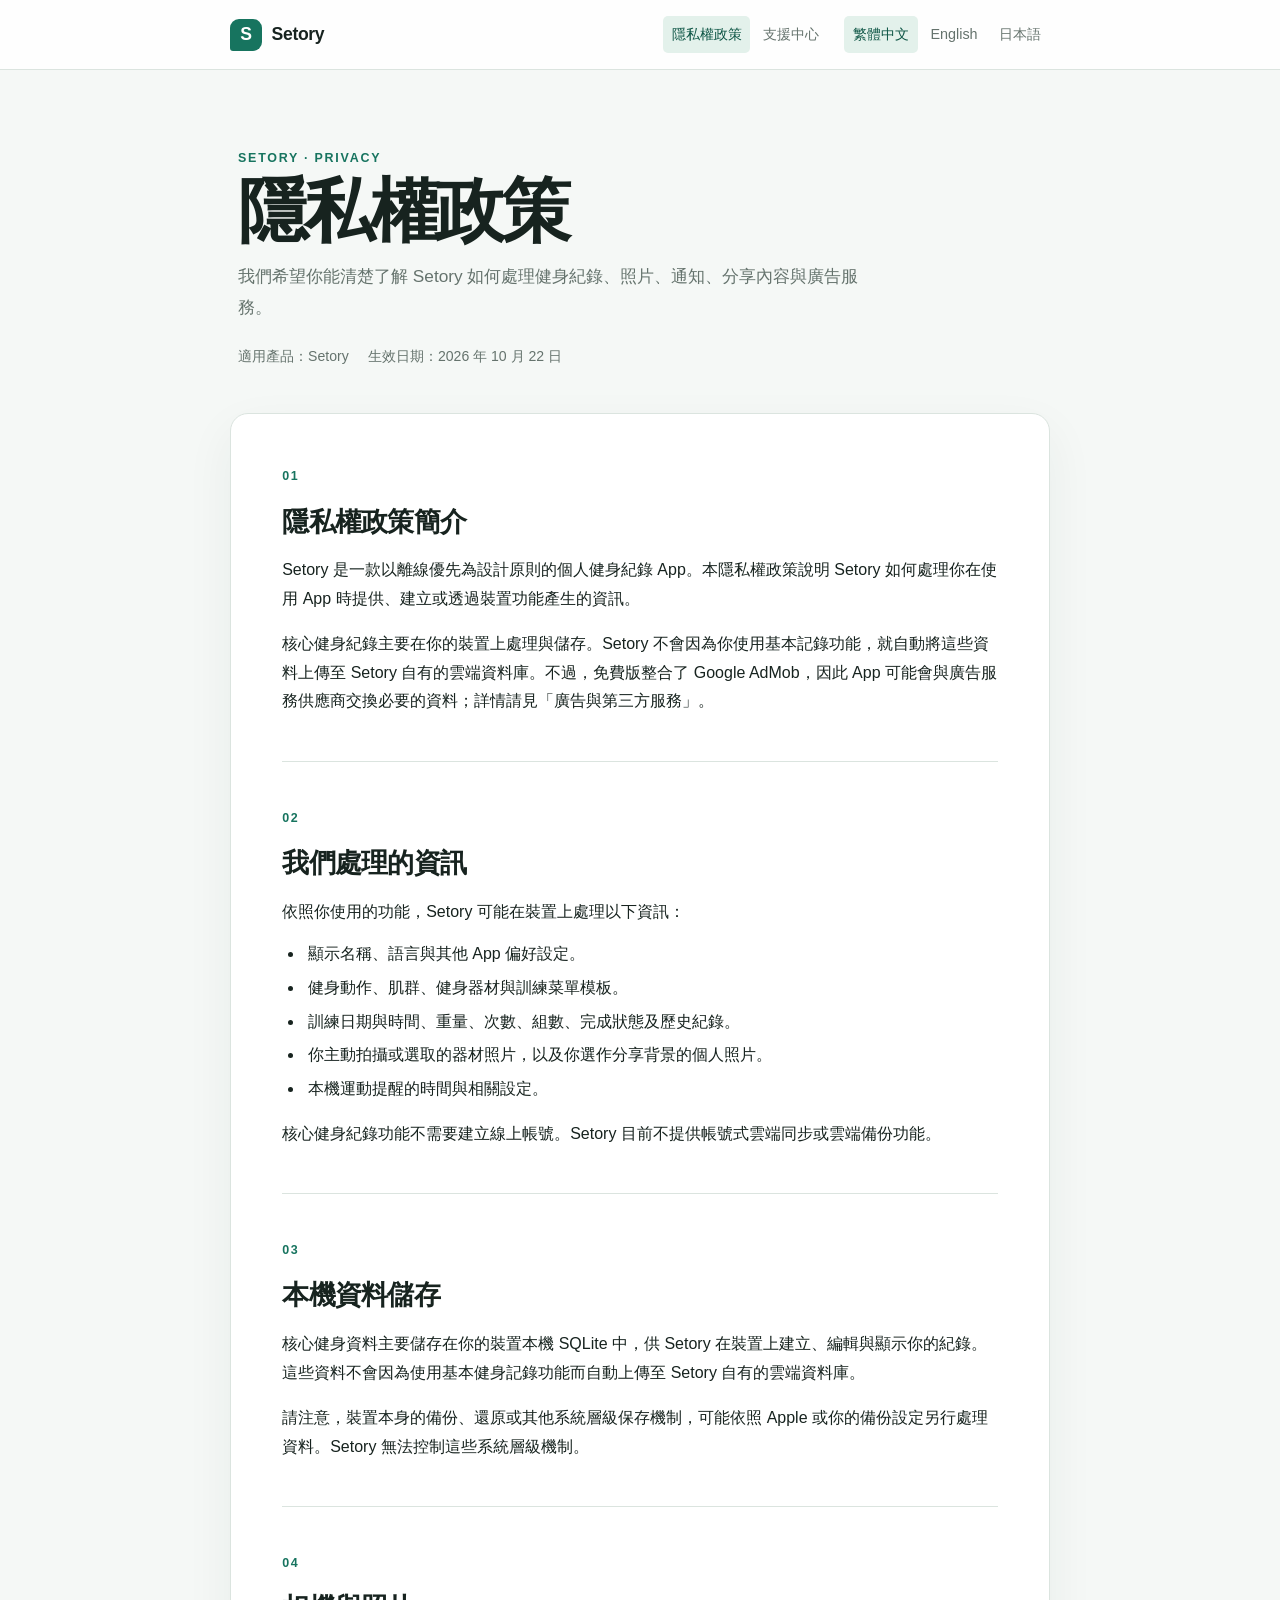
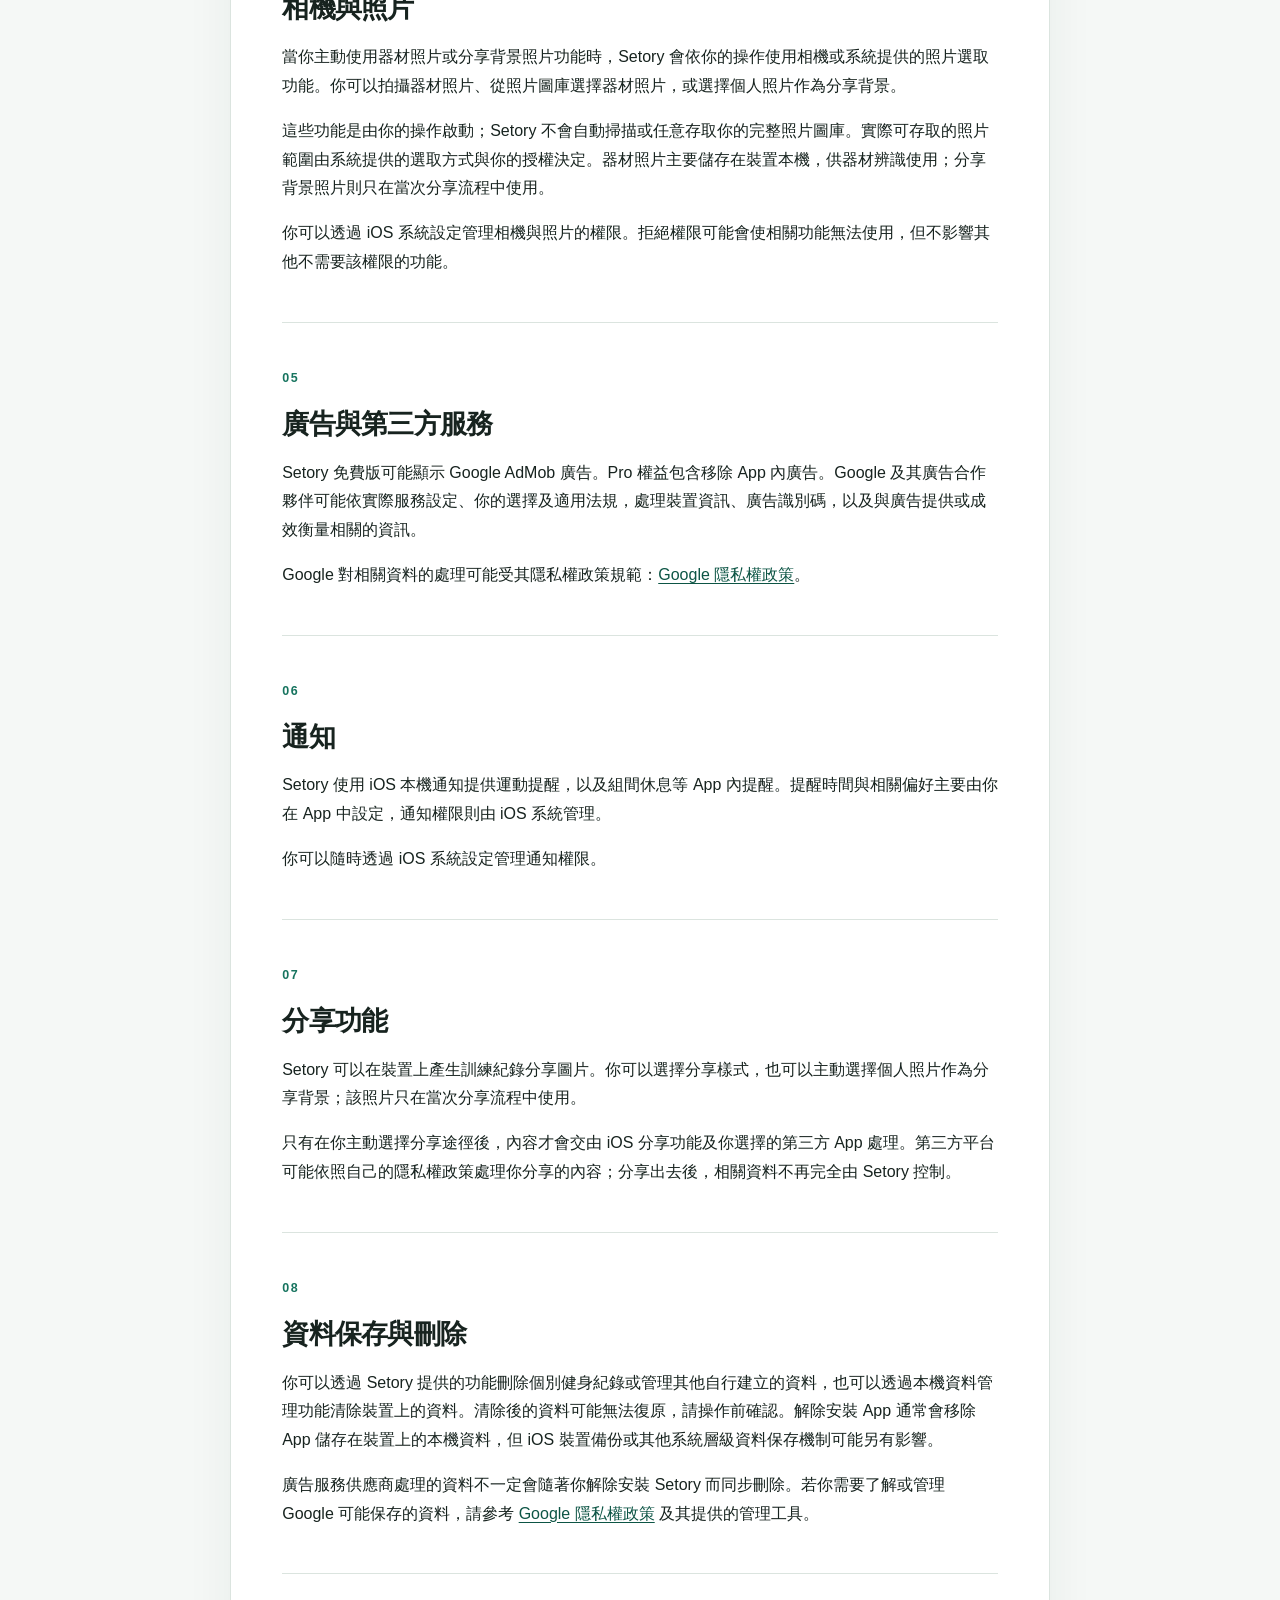
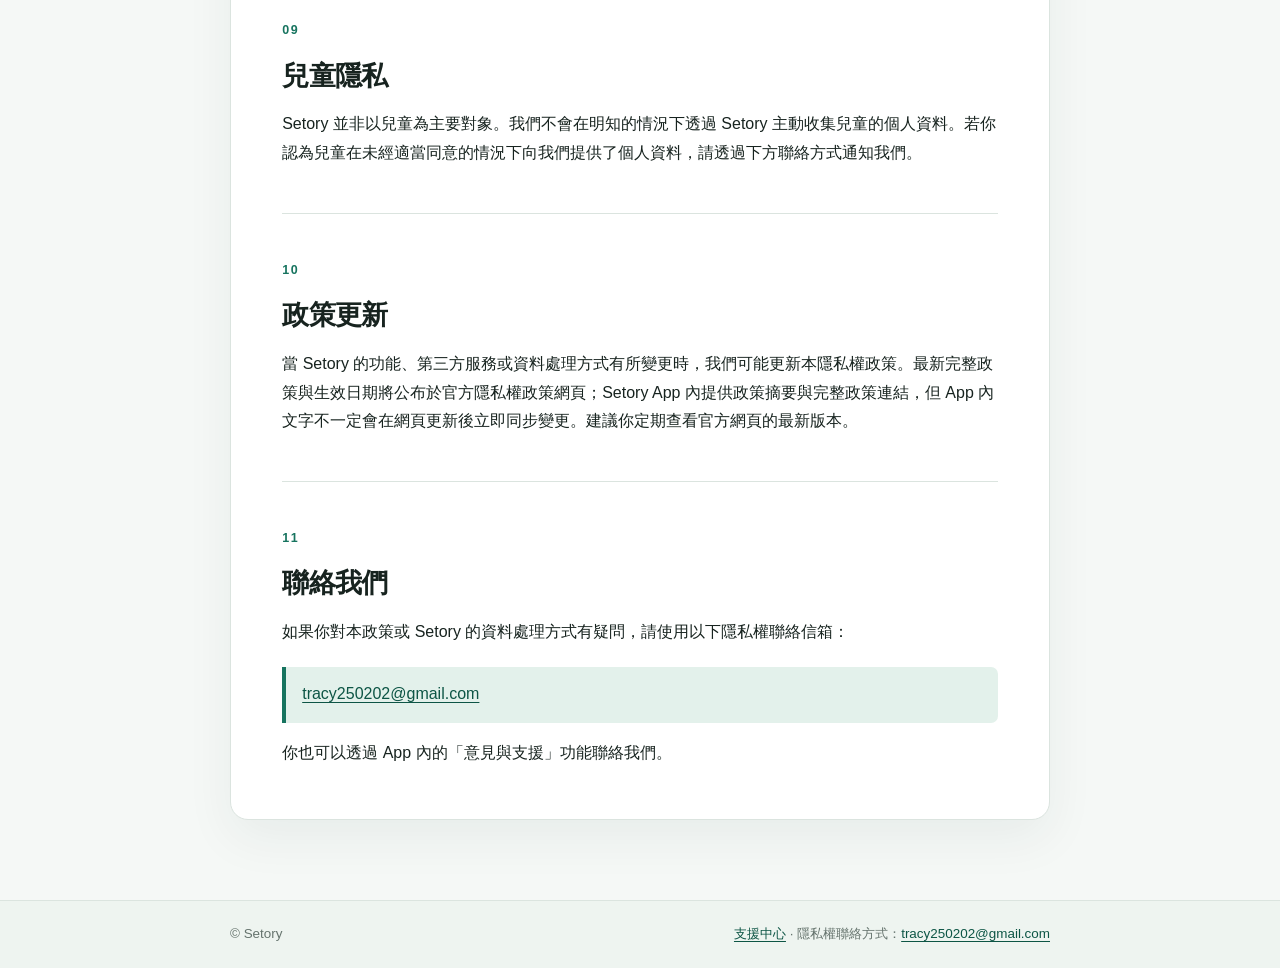
<file: index.html>
<!doctype html>
<html lang="zh-Hant">

<head>
    <meta charset="UTF-8">
    <meta name="viewport" content="width=device-width, initial-scale=1">
    <meta name="description" content="Setory 隱私權政策。了解 Setory 如何處理本機健身資料、照片、通知、分享功能與廣告服務。">
    <title>Setory｜隱私權政策</title>
    <link rel="stylesheet" href="./styles.css">
</head>

<body>
    <a class="skip-link" href="#main-content">跳至主要內容</a>
    <header class="site-header">
        <div class="header-inner">
            <a class="brand" href="./" aria-label="Setory 隱私權政策首頁">
                <span class="brand-mark" aria-hidden="true">S</span>
                <span>Setory</span>
            </a>
            <div class="header-tools">
                <nav class="site-nav" aria-label="網站導覽">
                    <a class="active" href="./" aria-current="page">隱私權政策</a>
                    <a href="./support/">支援中心</a>
                </nav>
                <nav class="language-nav" aria-label="語言選擇">
                    <a class="active" href="./" lang="zh-Hant" aria-current="page">繁體中文</a>
                    <a href="./en/" lang="en">English</a>
                    <a href="./ja/" lang="ja">日本語</a>
                </nav>
            </div>
        </div>
    </header>

    <main id="main-content" class="policy-shell">
        <section class="hero" aria-labelledby="page-title">
            <p class="eyebrow">SETORY · PRIVACY</p>
            <h1 id="page-title">隱私權政策</h1>
            <p class="hero-copy">我們希望你能清楚了解 Setory 如何處理健身紀錄、照片、通知、分享內容與廣告服務。</p>
            <div class="policy-meta">
                <span>適用產品：Setory</span>
                <span>生效日期：2026 年 10 月 22 日</span>
            </div>
        </section>

        <article class="policy-card">
            <section class="policy-section" id="introduction">
                <p class="section-number">01</p>
                <h2>隱私權政策簡介</h2>
                <p>Setory 是一款以離線優先為設計原則的個人健身紀錄 App。本隱私權政策說明 Setory 如何處理你在使用 App 時提供、建立或透過裝置功能產生的資訊。</p>
                <p>核心健身紀錄主要在你的裝置上處理與儲存。Setory 不會因為你使用基本記錄功能，就自動將這些資料上傳至 Setory 自有的雲端資料庫。不過，免費版整合了 Google AdMob，因此 App
                    可能會與廣告服務供應商交換必要的資料；詳情請見「廣告與第三方服務」。</p>
            </section>

            <section class="policy-section" id="information">
                <p class="section-number">02</p>
                <h2>我們處理的資訊</h2>
                <p>依照你使用的功能，Setory 可能在裝置上處理以下資訊：</p>
                <ul>
                    <li>顯示名稱、語言與其他 App 偏好設定。</li>
                    <li>健身動作、肌群、健身器材與訓練菜單模板。</li>
                    <li>訓練日期與時間、重量、次數、組數、完成狀態及歷史紀錄。</li>
                    <li>你主動拍攝或選取的器材照片，以及你選作分享背景的個人照片。</li>
                    <li>本機運動提醒的時間與相關設定。</li>
                </ul>
                <p>核心健身紀錄功能不需要建立線上帳號。Setory 目前不提供帳號式雲端同步或雲端備份功能。</p>
            </section>

            <section class="policy-section" id="local-storage">
                <p class="section-number">03</p>
                <h2>本機資料儲存</h2>
                <p>核心健身資料主要儲存在你的裝置本機 SQLite 中，供 Setory 在裝置上建立、編輯與顯示你的紀錄。這些資料不會因為使用基本健身記錄功能而自動上傳至 Setory 自有的雲端資料庫。</p>
                <p>請注意，裝置本身的備份、還原或其他系統層級保存機制，可能依照 Apple 或你的備份設定另行處理資料。Setory 無法控制這些系統層級機制。</p>
            </section>

            <section class="policy-section" id="camera-photos">
                <p class="section-number">04</p>
                <h2>相機與照片</h2>
                <p>當你主動使用器材照片或分享背景照片功能時，Setory 會依你的操作使用相機或系統提供的照片選取功能。你可以拍攝器材照片、從照片圖庫選擇器材照片，或選擇個人照片作為分享背景。</p>
                <p>這些功能是由你的操作啟動；Setory 不會自動掃描或任意存取你的完整照片圖庫。實際可存取的照片範圍由系統提供的選取方式與你的授權決定。器材照片主要儲存在裝置本機，供器材辨識使用；分享背景照片則只在當次分享流程中使用。</p>
                <p>你可以透過 iOS 系統設定管理相機與照片的權限。拒絕權限可能會使相關功能無法使用，但不影響其他不需要該權限的功能。</p>
            </section>

            <section class="policy-section" id="advertising">
                <p class="section-number">05</p>
                <h2>廣告與第三方服務</h2>
                <p>Setory 免費版可能顯示 Google AdMob 廣告。Pro 權益包含移除 App 內廣告。Google 及其廣告合作夥伴可能依實際服務設定、你的選擇及適用法規，處理裝置資訊、廣告識別碼，以及與廣告提供或成效衡量相關的資訊。</p>
                <p>Google 對相關資料的處理可能受其隱私權政策規範：<a href="https://policies.google.com/privacy" rel="noopener noreferrer"
                        target="_blank">Google 隱私權政策<span class="sr-only">（在新分頁開啟）</span></a>。</p>
            </section>

            <section class="policy-section" id="notifications">
                <p class="section-number">06</p>
                <h2>通知</h2>
                <p>Setory 使用 iOS 本機通知提供運動提醒，以及組間休息等 App 內提醒。提醒時間與相關偏好主要由你在 App 中設定，通知權限則由 iOS 系統管理。</p>
                <p>你可以隨時透過 iOS 系統設定管理通知權限。</p>
            </section>

            <section class="policy-section" id="sharing">
                <p class="section-number">07</p>
                <h2>分享功能</h2>
                <p>Setory 可以在裝置上產生訓練紀錄分享圖片。你可以選擇分享樣式，也可以主動選擇個人照片作為分享背景；該照片只在當次分享流程中使用。</p>
                <p>只有在你主動選擇分享途徑後，內容才會交由 iOS 分享功能及你選擇的第三方 App 處理。第三方平台可能依照自己的隱私權政策處理你分享的內容；分享出去後，相關資料不再完全由 Setory 控制。</p>
            </section>

            <section class="policy-section" id="retention">
                <p class="section-number">08</p>
                <h2>資料保存與刪除</h2>
                <p>你可以透過 Setory 提供的功能刪除個別健身紀錄或管理其他自行建立的資料，也可以透過本機資料管理功能清除裝置上的資料。清除後的資料可能無法復原，請操作前確認。解除安裝 App 通常會移除 App 儲存在裝置上的本機資料，但 iOS 裝置備份或其他系統層級資料保存機制可能另有影響。</p>
                <p>廣告服務供應商處理的資料不一定會隨著你解除安裝 Setory 而同步刪除。若你需要了解或管理 Google 可能保存的資料，請參考 <a
                        href="https://policies.google.com/privacy" rel="noopener noreferrer" target="_blank">Google
                        隱私權政策<span class="sr-only">（在新分頁開啟）</span></a> 及其提供的管理工具。</p>
            </section>

            <section class="policy-section" id="children">
                <p class="section-number">09</p>
                <h2>兒童隱私</h2>
                <p>Setory 並非以兒童為主要對象。我們不會在明知的情況下透過 Setory 主動收集兒童的個人資料。若你認為兒童在未經適當同意的情況下向我們提供了個人資料，請透過下方聯絡方式通知我們。</p>
            </section>

            <section class="policy-section" id="changes">
                <p class="section-number">10</p>
                <h2>政策更新</h2>
                <p>當 Setory 的功能、第三方服務或資料處理方式有所變更時，我們可能更新本隱私權政策。最新完整政策與生效日期將公布於官方隱私權政策網頁；Setory App 內提供政策摘要與完整政策連結，但 App 內文字不一定會在網頁更新後立即同步變更。建議你定期查看官方網頁的最新版本。</p>
            </section>

            <section class="policy-section" id="contact">
                <p class="section-number">11</p>
                <h2>聯絡我們</h2>
                <p>如果你對本政策或 Setory 的資料處理方式有疑問，請使用以下隱私權聯絡信箱：</p>
                <p class="contact-placeholder"><a href="mailto:tracy250202@gmail.com">tracy250202@gmail.com</a></p>
                <p>你也可以透過 App 內的「意見與支援」功能聯絡我們。</p>
            </section>
        </article>
    </main>

    <footer class="site-footer">
        <div class="footer-inner">
            <span>© Setory</span>
            <span><a href="./support/">支援中心</a> · 隱私權聯絡方式：<a href="mailto:tracy250202@gmail.com">tracy250202@gmail.com</a></span>
        </div>
    </footer>
</body>

</html>
</file>
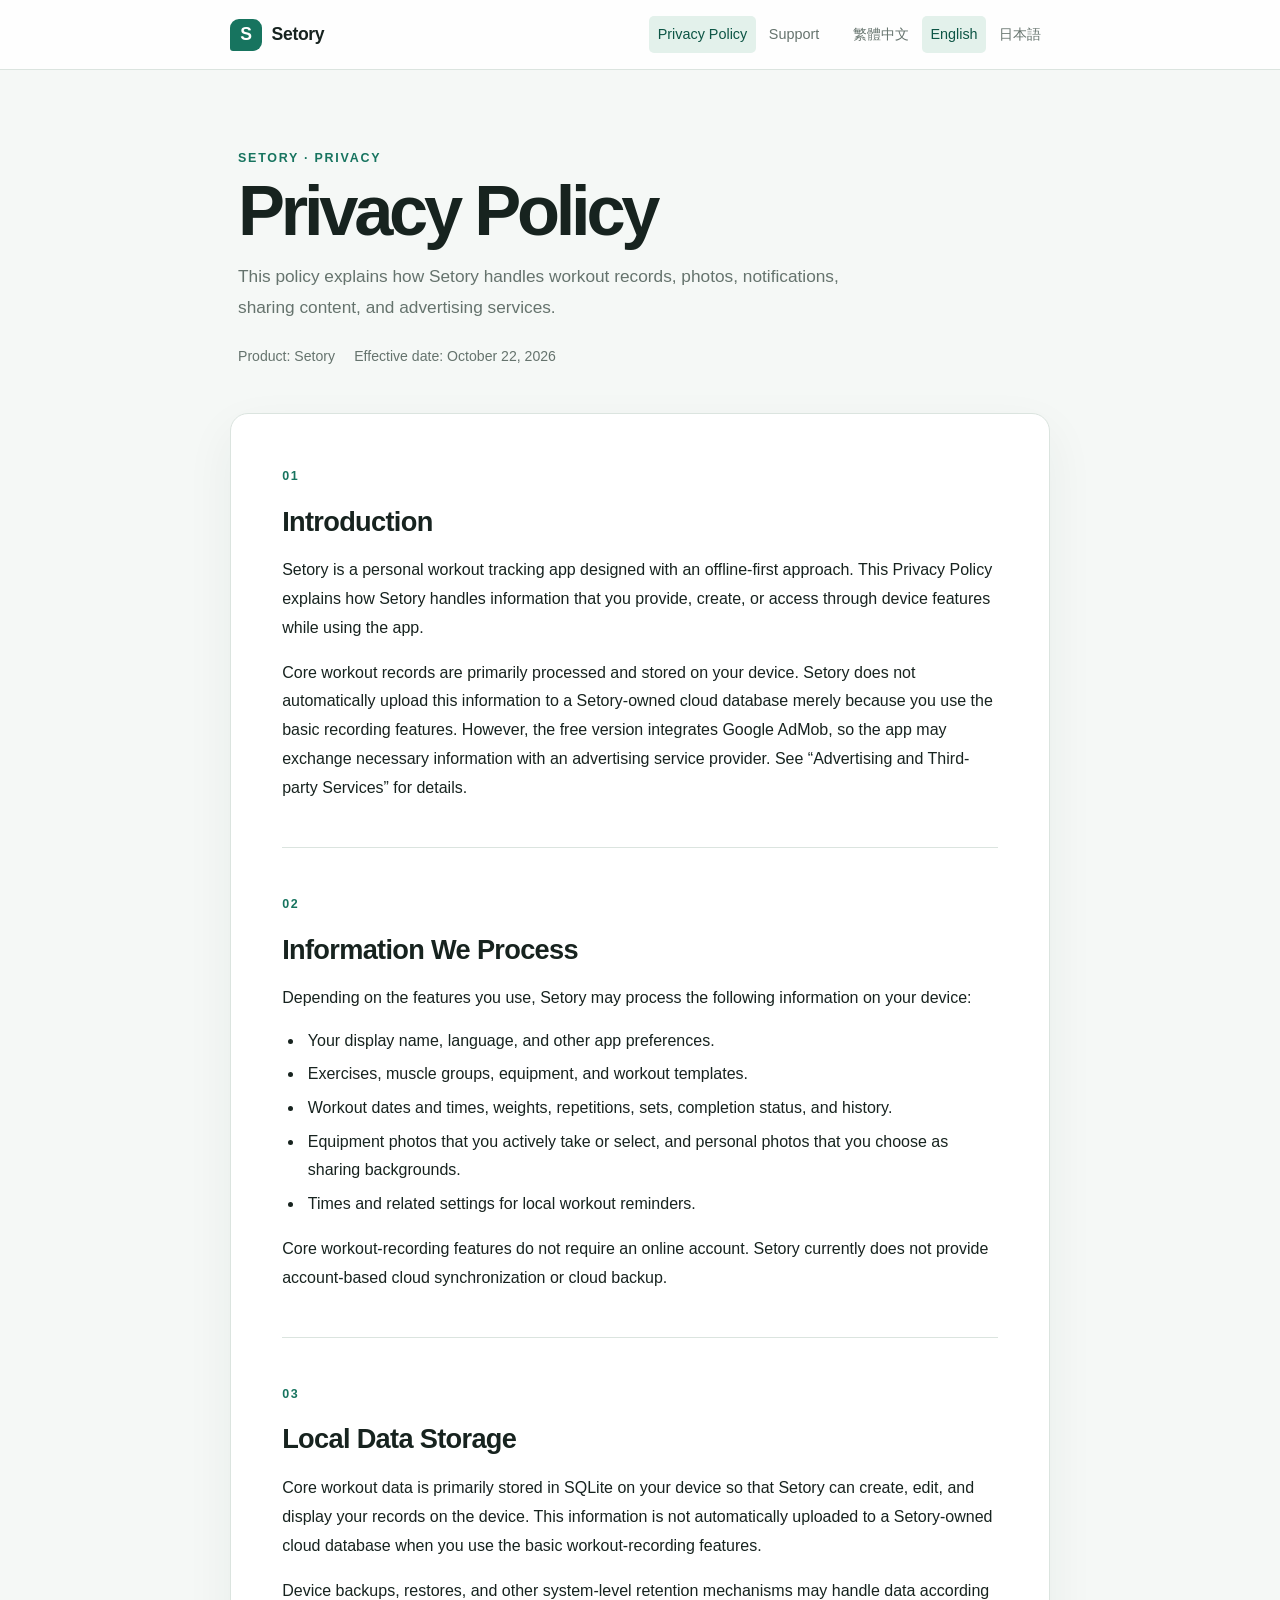
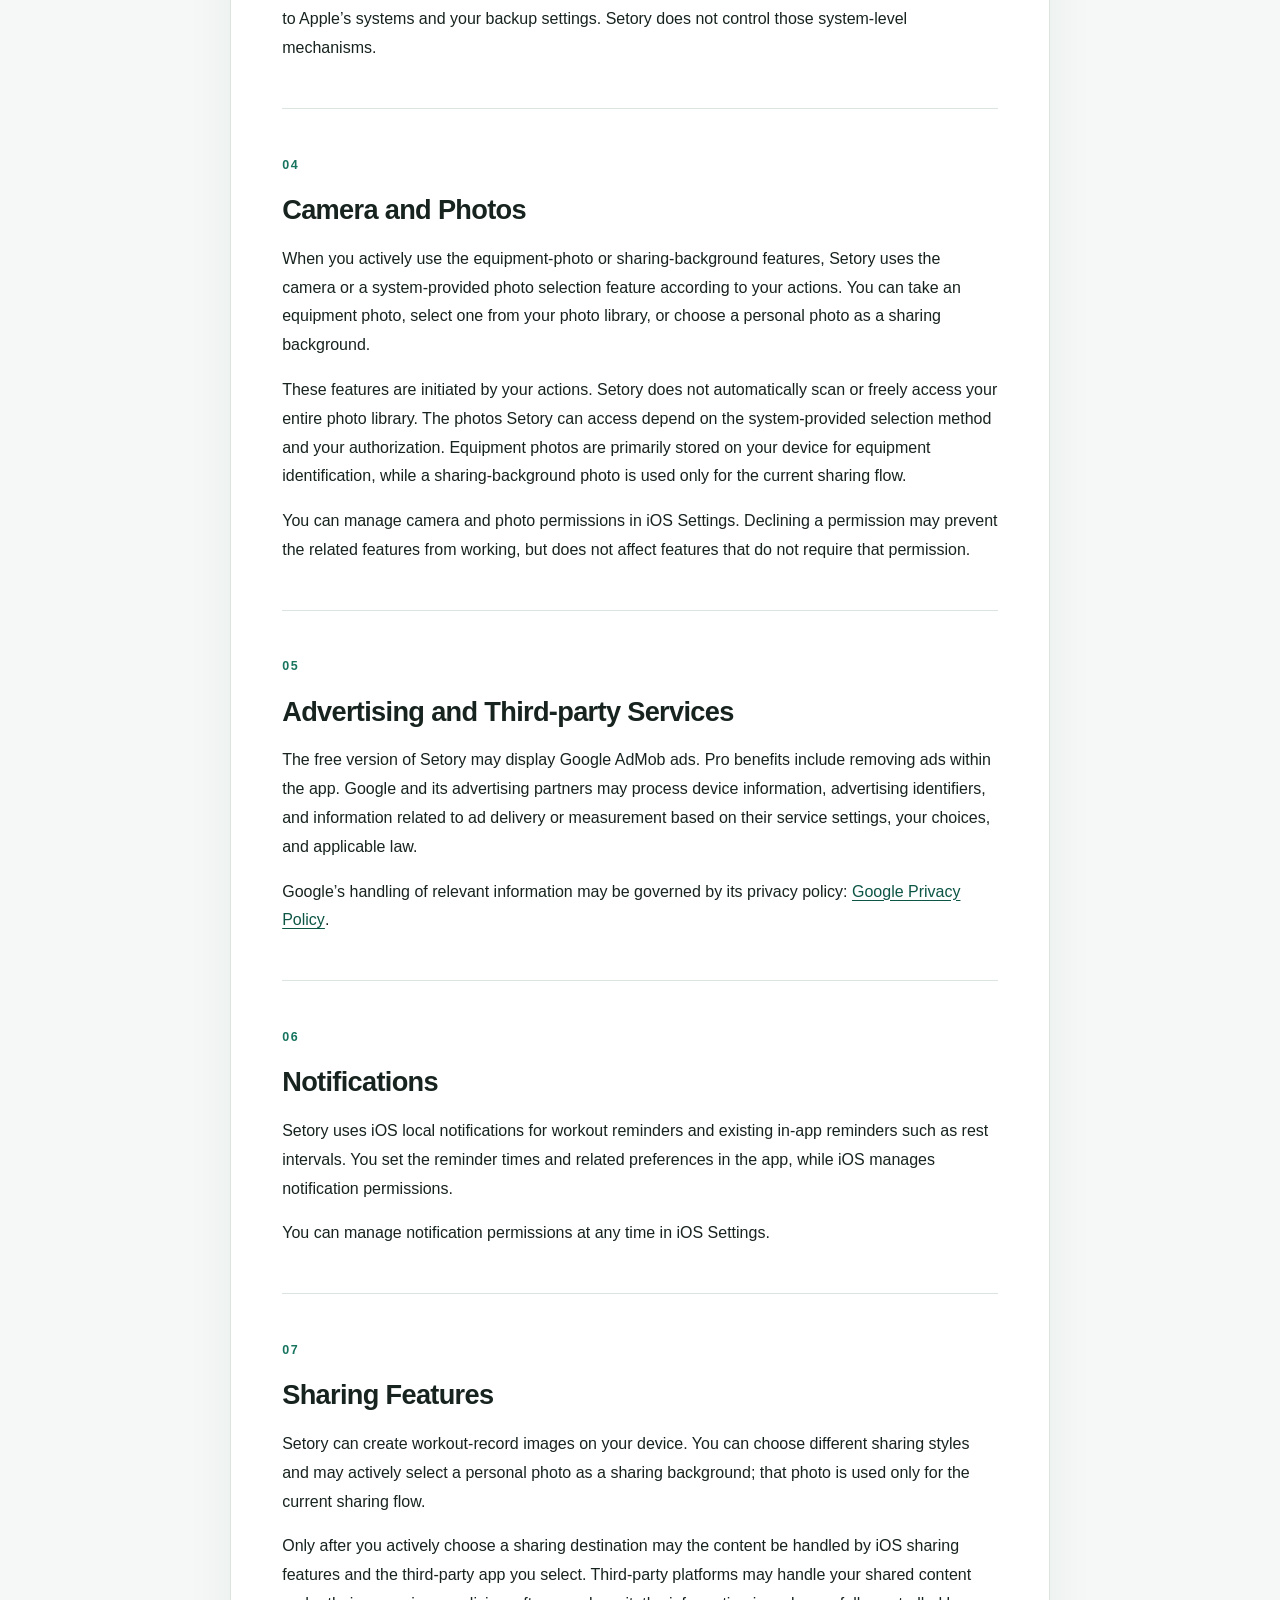
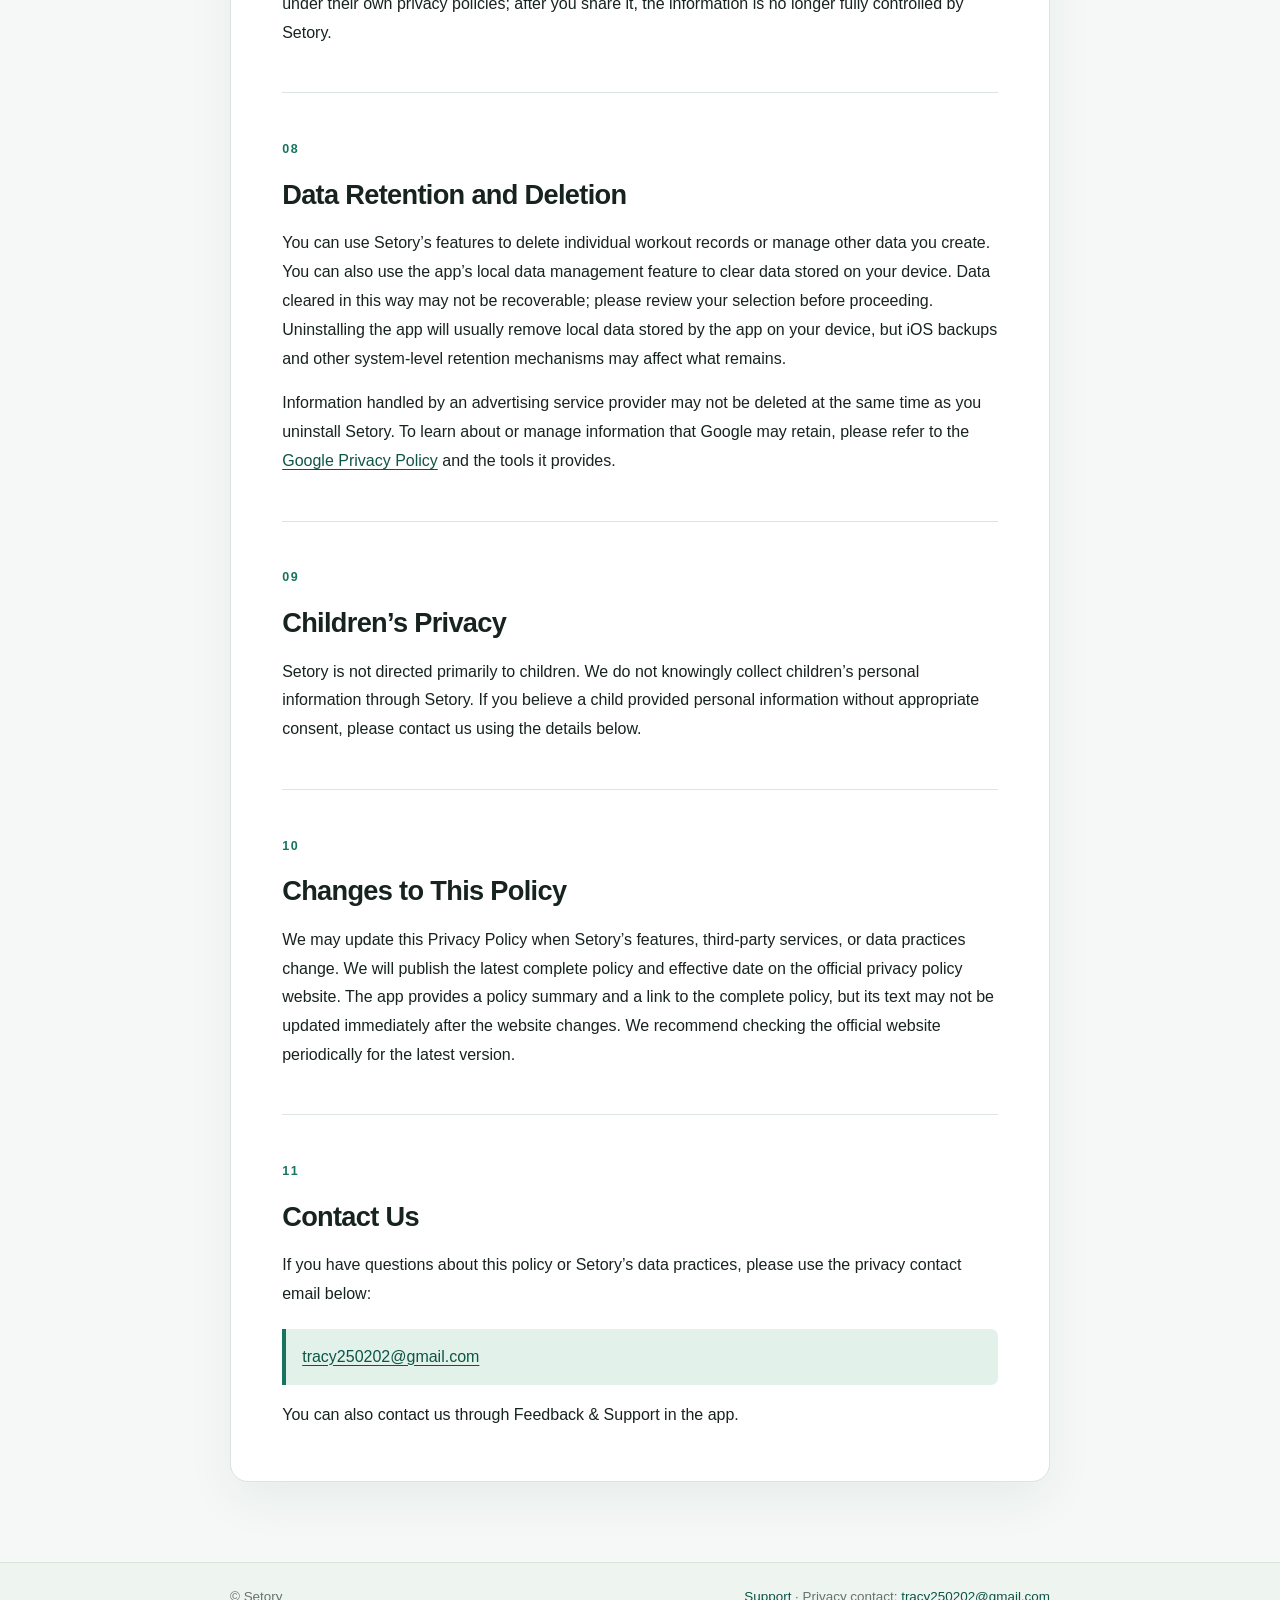
<file: en/index.html>
<!doctype html>
<html lang="en">

<head>
  <meta charset="UTF-8">
  <meta name="viewport" content="width=device-width, initial-scale=1">
  <meta name="description"
    content="Setory Privacy Policy. Learn how Setory handles local workout data, photos, notifications, sharing features, and advertising services.">
  <title>Setory | Privacy Policy</title>
  <link rel="stylesheet" href="../styles.css">
</head>

<body>
  <a class="skip-link" href="#main-content">Skip to main content</a>
  <header class="site-header">
    <div class="header-inner">
      <a class="brand" href="../" aria-label="Setory Privacy Policy home">
        <span class="brand-mark" aria-hidden="true">S</span>
        <span>Setory</span>
      </a>
      <div class="header-tools">
        <nav class="site-nav" aria-label="Site navigation">
          <a class="active" href="./" aria-current="page">Privacy Policy</a>
          <a href="../support/">Support</a>
        </nav>
        <nav class="language-nav" aria-label="Language selection">
          <a href="../" lang="zh-Hant">繁體中文</a>
          <a class="active" href="./" lang="en" aria-current="page">English</a>
          <a href="../ja/" lang="ja">日本語</a>
        </nav>
      </div>
    </div>
  </header>

  <main id="main-content" class="policy-shell">
    <section class="hero" aria-labelledby="page-title">
      <p class="eyebrow">SETORY · PRIVACY</p>
      <h1 id="page-title">Privacy Policy</h1>
      <p class="hero-copy">This policy explains how Setory handles workout records, photos, notifications, sharing
        content, and advertising services.</p>
      <div class="policy-meta">
        <span>Product: Setory</span>
        <span>Effective date: October 22, 2026</span>
      </div>
    </section>

    <article class="policy-card">
      <section class="policy-section" id="introduction">
        <p class="section-number">01</p>
        <h2>Introduction</h2>
        <p>Setory is a personal workout tracking app designed with an offline-first approach. This Privacy Policy
          explains how Setory handles information that you provide, create, or access through device features while
          using the app.</p>
        <p>Core workout records are primarily processed and stored on your device. Setory does not automatically upload
          this information to a Setory-owned cloud database merely because you use the basic recording features.
          However, the free version integrates Google AdMob, so the app may exchange necessary information with an
          advertising service provider. See “Advertising and Third-party Services” for details.</p>
      </section>

      <section class="policy-section" id="information">
        <p class="section-number">02</p>
        <h2>Information We Process</h2>
        <p>Depending on the features you use, Setory may process the following information on your device:</p>
        <ul>
          <li>Your display name, language, and other app preferences.</li>
          <li>Exercises, muscle groups, equipment, and workout templates.</li>
          <li>Workout dates and times, weights, repetitions, sets, completion status, and history.</li>
          <li>Equipment photos that you actively take or select, and personal photos that you choose as sharing
            backgrounds.</li>
          <li>Times and related settings for local workout reminders.</li>
        </ul>
        <p>Core workout-recording features do not require an online account. Setory currently does not provide
          account-based cloud synchronization or cloud backup.</p>
      </section>

      <section class="policy-section" id="local-storage">
        <p class="section-number">03</p>
        <h2>Local Data Storage</h2>
        <p>Core workout data is primarily stored in SQLite on your device so that Setory can create, edit, and
          display your records on the device. This information is not automatically uploaded to a Setory-owned cloud
          database when you use the basic workout-recording features.</p>
        <p>Device backups, restores, and other system-level retention mechanisms may handle data according to Apple’s
          systems and your backup settings. Setory does not control those system-level mechanisms.</p>
      </section>

      <section class="policy-section" id="camera-photos">
        <p class="section-number">04</p>
        <h2>Camera and Photos</h2>
        <p>When you actively use the equipment-photo or sharing-background features, Setory uses the camera or a
          system-provided photo selection feature according to your actions. You can take an equipment photo, select
          one from your photo library, or choose a personal photo as a sharing background.</p>
        <p>These features are initiated by your actions. Setory does not automatically scan or freely access your entire
          photo library. The photos Setory can access depend on the system-provided selection method and your
          authorization. Equipment photos are primarily stored on your device for equipment identification, while a
          sharing-background photo is used only for the current sharing flow.</p>
        <p>You can manage camera and photo permissions in iOS Settings. Declining a permission may prevent the related
          features from working, but does not affect features that do not require that permission.</p>
      </section>

      <section class="policy-section" id="advertising">
        <p class="section-number">05</p>
        <h2>Advertising and Third-party Services</h2>
        <p>The free version of Setory may display Google AdMob ads. Pro benefits include removing ads within the app.
          Google and its advertising partners may process device information, advertising identifiers, and information
          related to ad delivery or measurement based on their service settings, your choices, and applicable law.</p>
        <p>Google’s handling of relevant information may be governed by its privacy policy: <a
            href="https://policies.google.com/privacy" rel="noopener noreferrer" target="_blank">Google Privacy
            Policy<span class="sr-only"> (opens in a new tab)</span></a>.</p>
      </section>

      <section class="policy-section" id="notifications">
        <p class="section-number">06</p>
        <h2>Notifications</h2>
        <p>Setory uses iOS local notifications for workout reminders and existing in-app reminders such as rest
          intervals. You set the reminder times and related preferences in the app, while iOS manages notification
          permissions.</p>
        <p>You can manage notification permissions at any time in iOS Settings.</p>
      </section>

      <section class="policy-section" id="sharing">
        <p class="section-number">07</p>
        <h2>Sharing Features</h2>
        <p>Setory can create workout-record images on your device. You can choose different sharing styles and may
          actively select a personal photo as a sharing background; that photo is used only for the current sharing
          flow.</p>
        <p>Only after you actively choose a sharing destination may the content be handled by iOS sharing features and
          the third-party app you select. Third-party platforms may handle your shared content under their own privacy
          policies; after you share it, the information is no longer fully controlled by Setory.</p>
      </section>

      <section class="policy-section" id="retention">
        <p class="section-number">08</p>
        <h2>Data Retention and Deletion</h2>
        <p>You can use Setory’s features to delete individual workout records or manage other data you create. You can
          also use the app’s local data management feature to clear data stored on your device. Data cleared in this
          way may not be recoverable; please review your selection before proceeding. Uninstalling the app will usually
          remove local data stored by the app on your device, but iOS backups and other system-level retention
          mechanisms may affect what remains.</p>
        <p>Information handled by an advertising service provider may not be deleted at the same time as you uninstall
          Setory. To learn about or manage information that Google may retain, please refer to the <a
            href="https://policies.google.com/privacy" rel="noopener noreferrer" target="_blank">Google Privacy
            Policy<span class="sr-only"> (opens in a new tab)</span></a> and the tools it provides.</p>
      </section>

      <section class="policy-section" id="children">
        <p class="section-number">09</p>
        <h2>Children’s Privacy</h2>
        <p>Setory is not directed primarily to children. We do not knowingly collect children’s personal information
          through Setory. If you believe a child provided personal information without appropriate consent, please
          contact us using the details below.</p>
      </section>

      <section class="policy-section" id="changes">
        <p class="section-number">10</p>
        <h2>Changes to This Policy</h2>
        <p>We may update this Privacy Policy when Setory’s features, third-party services, or data practices change.
          We will publish the latest complete policy and effective date on the official privacy policy website. The app
          provides a policy summary and a link to the complete policy, but its text may not be updated immediately after
          the website changes. We recommend checking the official website periodically for the latest version.</p>
      </section>

      <section class="policy-section" id="contact">
        <p class="section-number">11</p>
        <h2>Contact Us</h2>
        <p>If you have questions about this policy or Setory’s data practices, please use the privacy contact email
          below:</p>
        <p class="contact-placeholder"><a href="mailto:tracy250202@gmail.com">tracy250202@gmail.com</a></p>
        <p>You can also contact us through Feedback &amp; Support in the app.</p>
      </section>
    </article>
  </main>

  <footer class="site-footer">
    <div class="footer-inner">
      <span>© Setory</span>
      <span><a href="../support/">Support</a> · Privacy contact: <a href="mailto:tracy250202@gmail.com">tracy250202@gmail.com</a></span>
    </div>
  </footer>
</body>

</html>
</file>
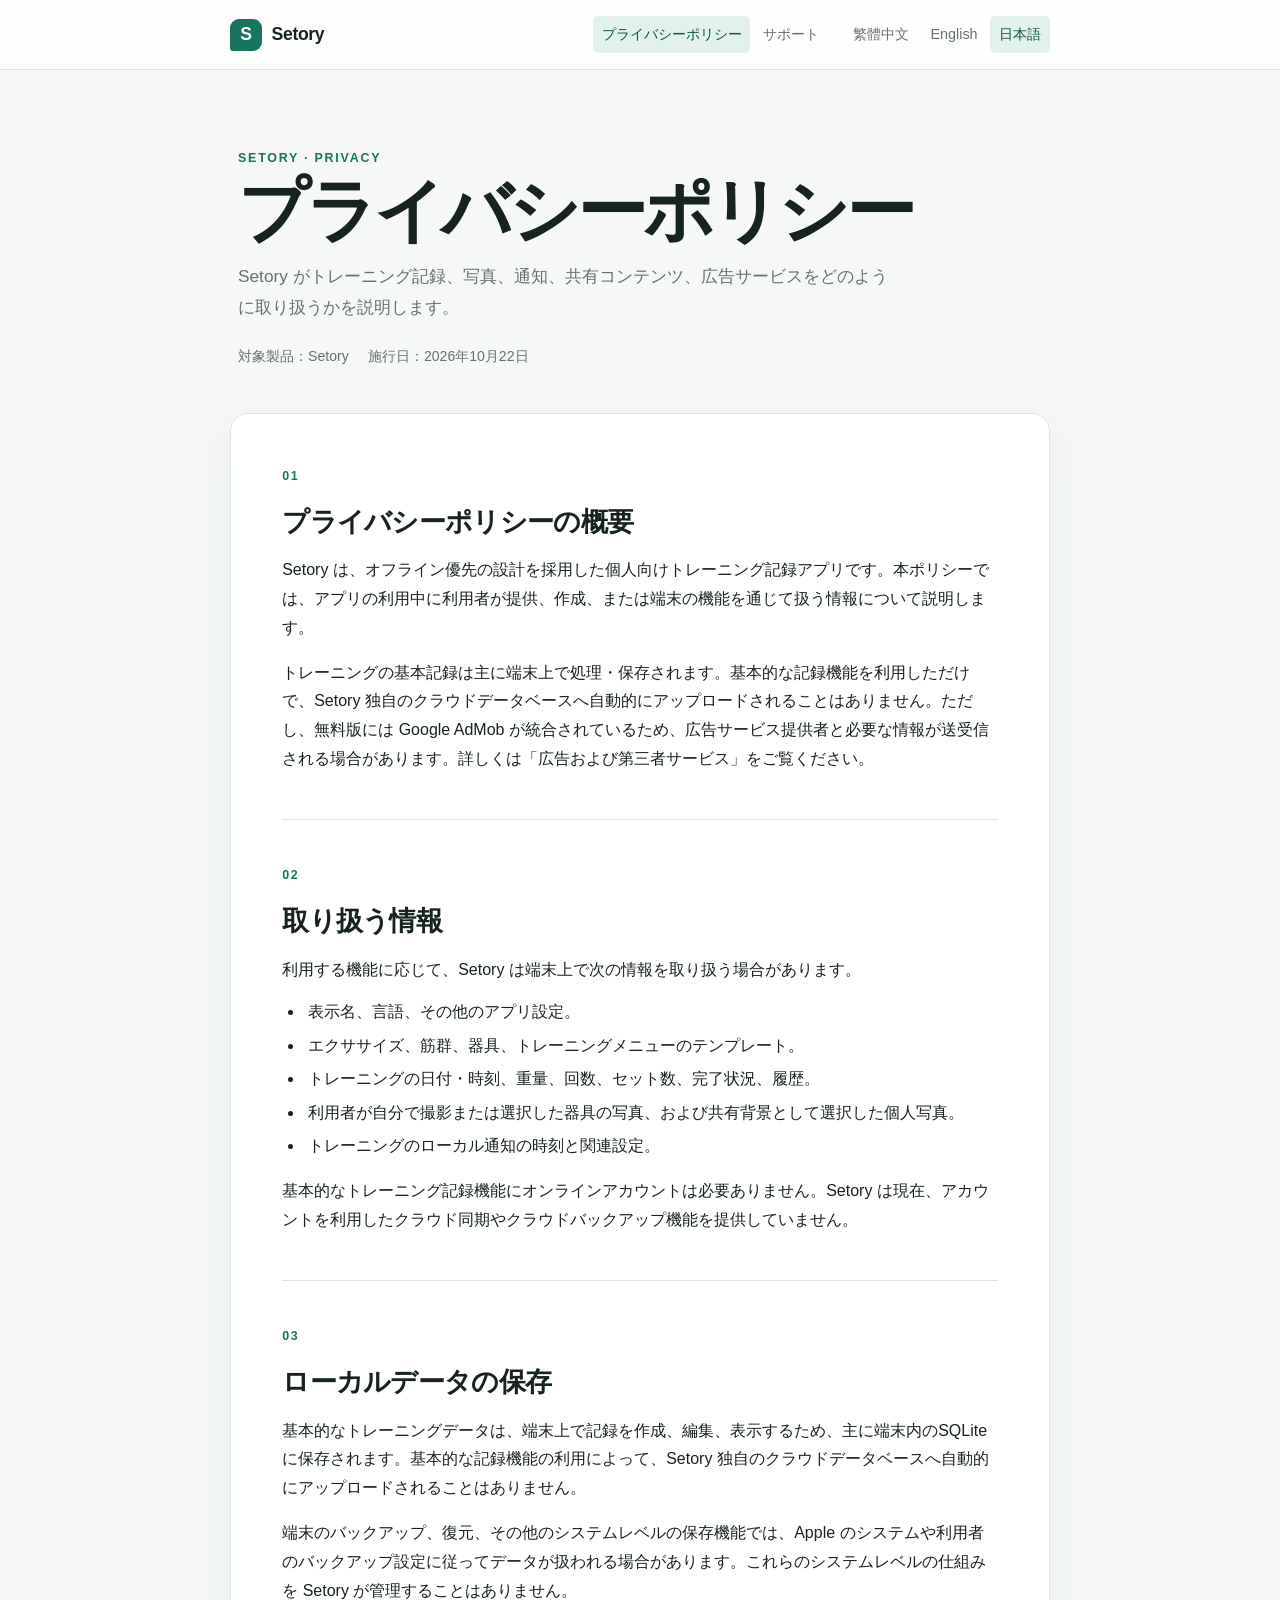
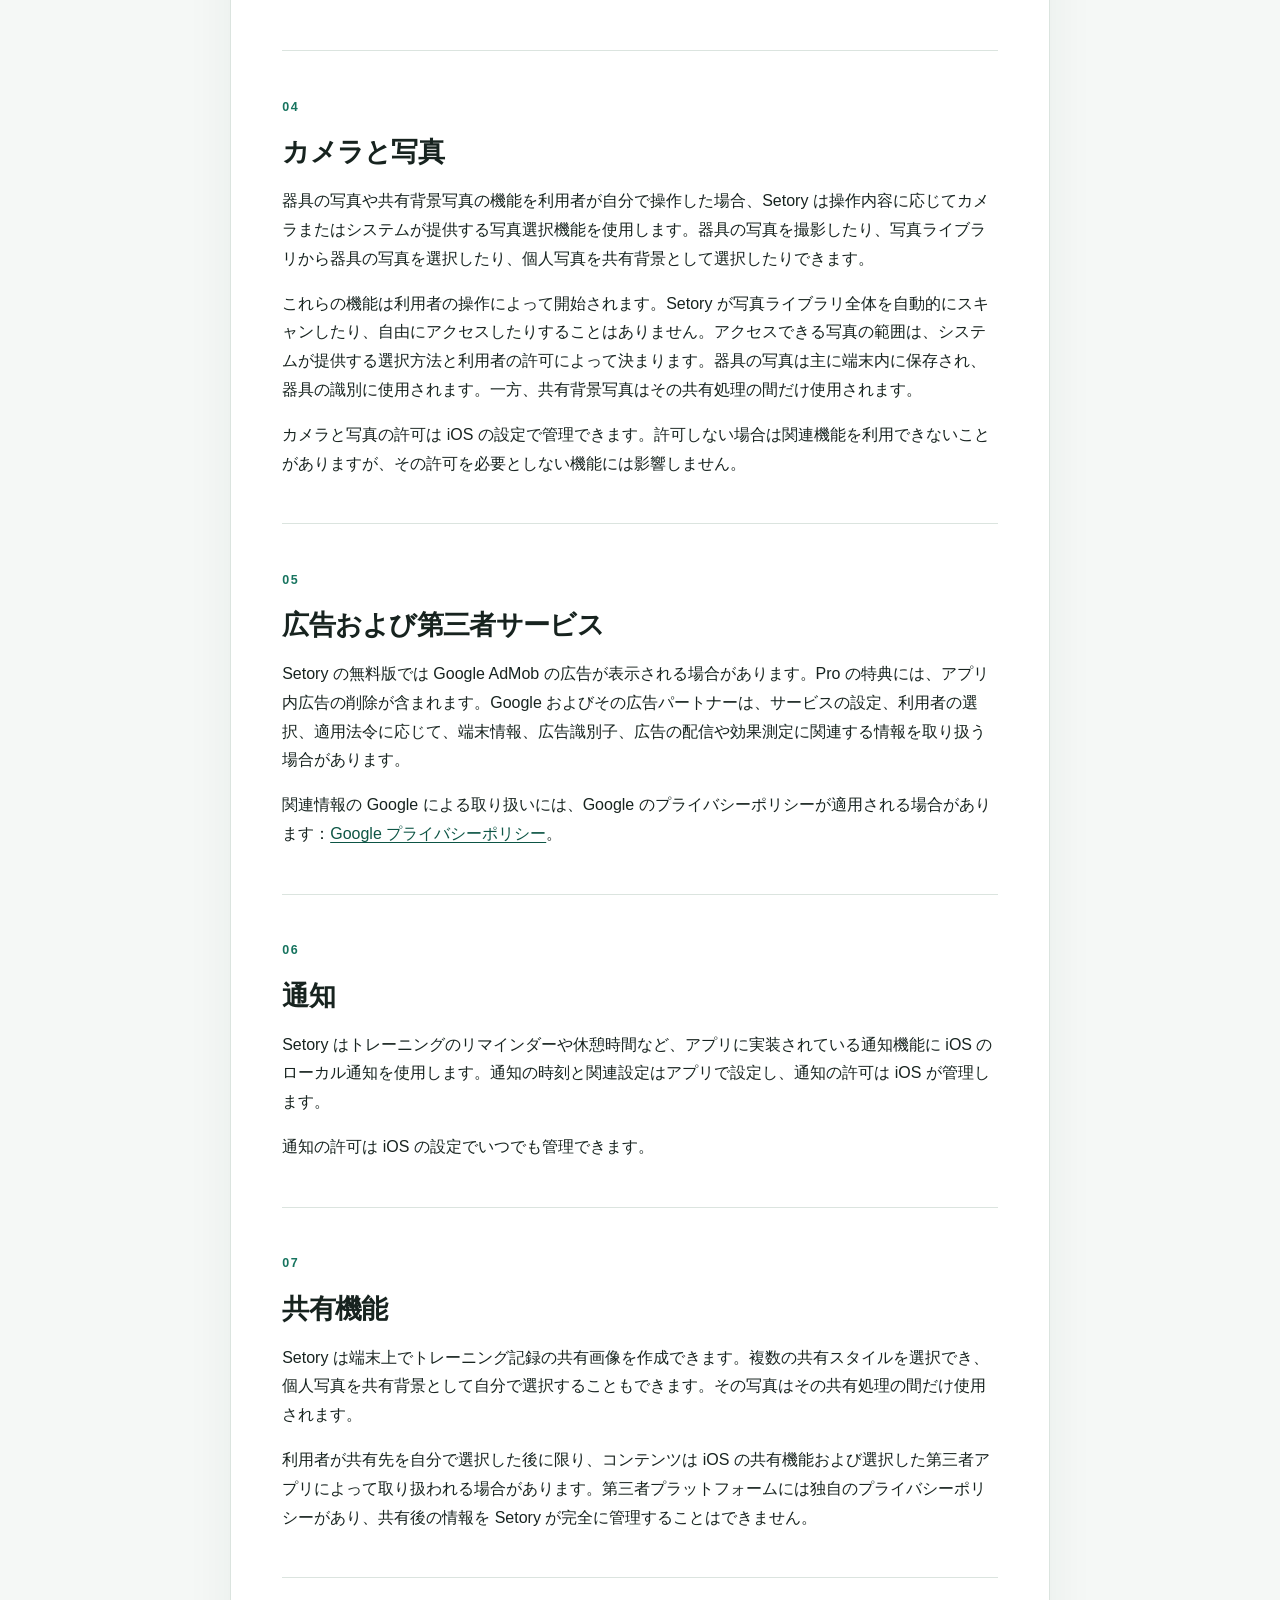
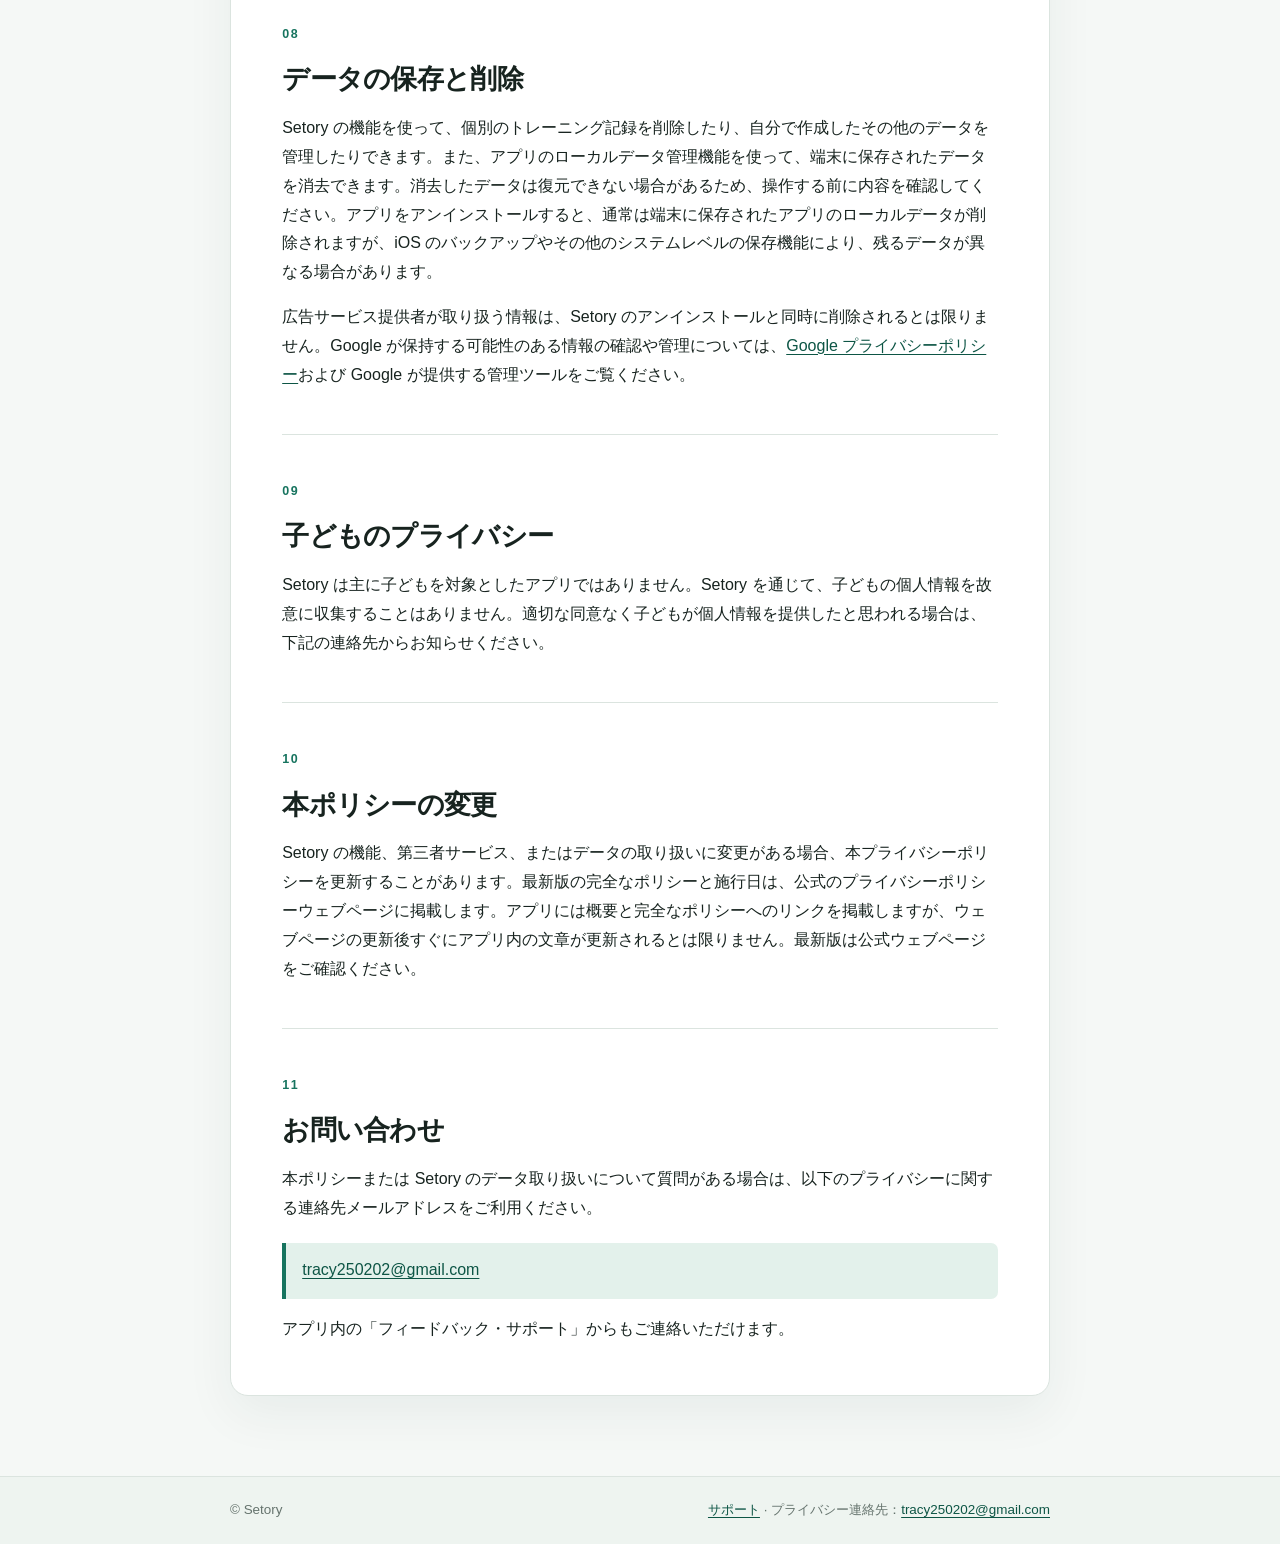
<file: ja/index.html>
<!doctype html>
<html lang="ja">

<head>
  <meta charset="UTF-8">
  <meta name="viewport" content="width=device-width, initial-scale=1">
  <meta name="description" content="Setory プライバシーポリシー。ローカルのトレーニングデータ、写真、通知、共有機能、広告サービスの取り扱いについて説明します。">
  <title>Setory｜プライバシーポリシー</title>
  <link rel="stylesheet" href="../styles.css">
</head>

<body>
  <a class="skip-link" href="#main-content">本文へ移動</a>
  <header class="site-header">
    <div class="header-inner">
      <a class="brand" href="../" aria-label="Setory プライバシーポリシー ホーム">
        <span class="brand-mark" aria-hidden="true">S</span>
        <span>Setory</span>
      </a>
      <div class="header-tools">
        <nav class="site-nav" aria-label="サイトナビゲーション">
          <a class="active" href="./" aria-current="page">プライバシーポリシー</a>
          <a href="../support/">サポート</a>
        </nav>
        <nav class="language-nav" aria-label="言語選択">
          <a href="../" lang="zh-Hant">繁體中文</a>
          <a href="../en/" lang="en">English</a>
          <a class="active" href="./" lang="ja" aria-current="page">日本語</a>
        </nav>
      </div>
    </div>
  </header>

  <main id="main-content" class="policy-shell">
    <section class="hero" aria-labelledby="page-title">
      <p class="eyebrow">SETORY · PRIVACY</p>
      <h1 id="page-title">プライバシーポリシー</h1>
      <p class="hero-copy">Setory がトレーニング記録、写真、通知、共有コンテンツ、広告サービスをどのように取り扱うかを説明します。</p>
      <div class="policy-meta">
        <span>対象製品：Setory</span>
        <span>施行日：2026年10月22日</span>
      </div>
    </section>

    <article class="policy-card">
      <section class="policy-section" id="introduction">
        <p class="section-number">01</p>
        <h2>プライバシーポリシーの概要</h2>
        <p>Setory は、オフライン優先の設計を採用した個人向けトレーニング記録アプリです。本ポリシーでは、アプリの利用中に利用者が提供、作成、または端末の機能を通じて扱う情報について説明します。</p>
        <p>トレーニングの基本記録は主に端末上で処理・保存されます。基本的な記録機能を利用しただけで、Setory 独自のクラウドデータベースへ自動的にアップロードされることはありません。ただし、無料版には Google
          AdMob が統合されているため、広告サービス提供者と必要な情報が送受信される場合があります。詳しくは「広告および第三者サービス」をご覧ください。</p>
      </section>

      <section class="policy-section" id="information">
        <p class="section-number">02</p>
        <h2>取り扱う情報</h2>
        <p>利用する機能に応じて、Setory は端末上で次の情報を取り扱う場合があります。</p>
        <ul>
          <li>表示名、言語、その他のアプリ設定。</li>
          <li>エクササイズ、筋群、器具、トレーニングメニューのテンプレート。</li>
          <li>トレーニングの日付・時刻、重量、回数、セット数、完了状況、履歴。</li>
          <li>利用者が自分で撮影または選択した器具の写真、および共有背景として選択した個人写真。</li>
          <li>トレーニングのローカル通知の時刻と関連設定。</li>
        </ul>
        <p>基本的なトレーニング記録機能にオンラインアカウントは必要ありません。Setory は現在、アカウントを利用したクラウド同期やクラウドバックアップ機能を提供していません。</p>
      </section>

      <section class="policy-section" id="local-storage">
        <p class="section-number">03</p>
        <h2>ローカルデータの保存</h2>
        <p>基本的なトレーニングデータは、端末上で記録を作成、編集、表示するため、主に端末内のSQLiteに保存されます。基本的な記録機能の利用によって、Setory
          独自のクラウドデータベースへ自動的にアップロードされることはありません。</p>
        <p>端末のバックアップ、復元、その他のシステムレベルの保存機能では、Apple のシステムや利用者のバックアップ設定に従ってデータが扱われる場合があります。これらのシステムレベルの仕組みを Setory
          が管理することはありません。</p>
      </section>

      <section class="policy-section" id="camera-photos">
        <p class="section-number">04</p>
        <h2>カメラと写真</h2>
        <p>器具の写真や共有背景写真の機能を利用者が自分で操作した場合、Setory は操作内容に応じてカメラまたはシステムが提供する写真選択機能を使用します。器具の写真を撮影したり、写真ライブラリから器具の写真を選択したり、個人写真を共有背景として選択したりできます。</p>
        <p>これらの機能は利用者の操作によって開始されます。Setory が写真ライブラリ全体を自動的にスキャンしたり、自由にアクセスしたりすることはありません。アクセスできる写真の範囲は、システムが提供する選択方法と利用者の許可によって決まります。器具の写真は主に端末内に保存され、器具の識別に使用されます。一方、共有背景写真はその共有処理の間だけ使用されます。</p>
        <p>カメラと写真の許可は iOS の設定で管理できます。許可しない場合は関連機能を利用できないことがありますが、その許可を必要としない機能には影響しません。</p>
      </section>

      <section class="policy-section" id="advertising">
        <p class="section-number">05</p>
        <h2>広告および第三者サービス</h2>
        <p>Setory の無料版では Google AdMob の広告が表示される場合があります。Pro の特典には、アプリ内広告の削除が含まれます。Google およびその広告パートナーは、サービスの設定、利用者の選択、適用法令に応じて、端末情報、広告識別子、広告の配信や効果測定に関連する情報を取り扱う場合があります。</p>
        <p>関連情報の Google による取り扱いには、Google のプライバシーポリシーが適用される場合があります：<a href="https://policies.google.com/privacy"
            rel="noopener noreferrer" target="_blank">Google プライバシーポリシー<span class="sr-only">（新しいタブで開く）</span></a>。</p>
      </section>

      <section class="policy-section" id="notifications">
        <p class="section-number">06</p>
        <h2>通知</h2>
        <p>Setory はトレーニングのリマインダーや休憩時間など、アプリに実装されている通知機能に iOS のローカル通知を使用します。通知の時刻と関連設定はアプリで設定し、通知の許可は iOS が管理します。</p>
        <p>通知の許可は iOS の設定でいつでも管理できます。</p>
      </section>

      <section class="policy-section" id="sharing">
        <p class="section-number">07</p>
        <h2>共有機能</h2>
        <p>Setory は端末上でトレーニング記録の共有画像を作成できます。複数の共有スタイルを選択でき、個人写真を共有背景として自分で選択することもできます。その写真はその共有処理の間だけ使用されます。</p>
        <p>利用者が共有先を自分で選択した後に限り、コンテンツは iOS の共有機能および選択した第三者アプリによって取り扱われる場合があります。第三者プラットフォームには独自のプライバシーポリシーがあり、共有後の情報を
          Setory が完全に管理することはできません。</p>
      </section>

      <section class="policy-section" id="retention">
        <p class="section-number">08</p>
        <h2>データの保存と削除</h2>
        <p>Setory の機能を使って、個別のトレーニング記録を削除したり、自分で作成したその他のデータを管理したりできます。また、アプリのローカルデータ管理機能を使って、端末に保存されたデータを消去できます。消去したデータは復元できない場合があるため、操作する前に内容を確認してください。アプリをアンインストールすると、通常は端末に保存されたアプリのローカルデータが削除されますが、iOS のバックアップやその他のシステムレベルの保存機能により、残るデータが異なる場合があります。</p>
        <p>広告サービス提供者が取り扱う情報は、Setory のアンインストールと同時に削除されるとは限りません。Google が保持する可能性のある情報の確認や管理については、<a
            href="https://policies.google.com/privacy" rel="noopener noreferrer" target="_blank">Google プライバシーポリシー<span
              class="sr-only">（新しいタブで開く）</span></a>および Google が提供する管理ツールをご覧ください。</p>
      </section>

      <section class="policy-section" id="children">
        <p class="section-number">09</p>
        <h2>子どものプライバシー</h2>
        <p>Setory は主に子どもを対象としたアプリではありません。Setory
          を通じて、子どもの個人情報を故意に収集することはありません。適切な同意なく子どもが個人情報を提供したと思われる場合は、下記の連絡先からお知らせください。</p>
      </section>

      <section class="policy-section" id="changes">
        <p class="section-number">10</p>
        <h2>本ポリシーの変更</h2>
        <p>Setory の機能、第三者サービス、またはデータの取り扱いに変更がある場合、本プライバシーポリシーを更新することがあります。最新版の完全なポリシーと施行日は、公式のプライバシーポリシーウェブページに掲載します。アプリには概要と完全なポリシーへのリンクを掲載しますが、ウェブページの更新後すぐにアプリ内の文章が更新されるとは限りません。最新版は公式ウェブページをご確認ください。</p>
      </section>

      <section class="policy-section" id="contact">
        <p class="section-number">11</p>
        <h2>お問い合わせ</h2>
        <p>本ポリシーまたは Setory のデータ取り扱いについて質問がある場合は、以下のプライバシーに関する連絡先メールアドレスをご利用ください。</p>
        <p class="contact-placeholder"><a href="mailto:tracy250202@gmail.com">tracy250202@gmail.com</a></p>
        <p>アプリ内の「フィードバック・サポート」からもご連絡いただけます。</p>
      </section>
    </article>
  </main>

  <footer class="site-footer">
    <div class="footer-inner">
      <span>© Setory</span>
      <span><a href="../support/">サポート</a> · プライバシー連絡先：<a href="mailto:tracy250202@gmail.com">tracy250202@gmail.com</a></span>
    </div>
  </footer>
</body>

</html>
</file>
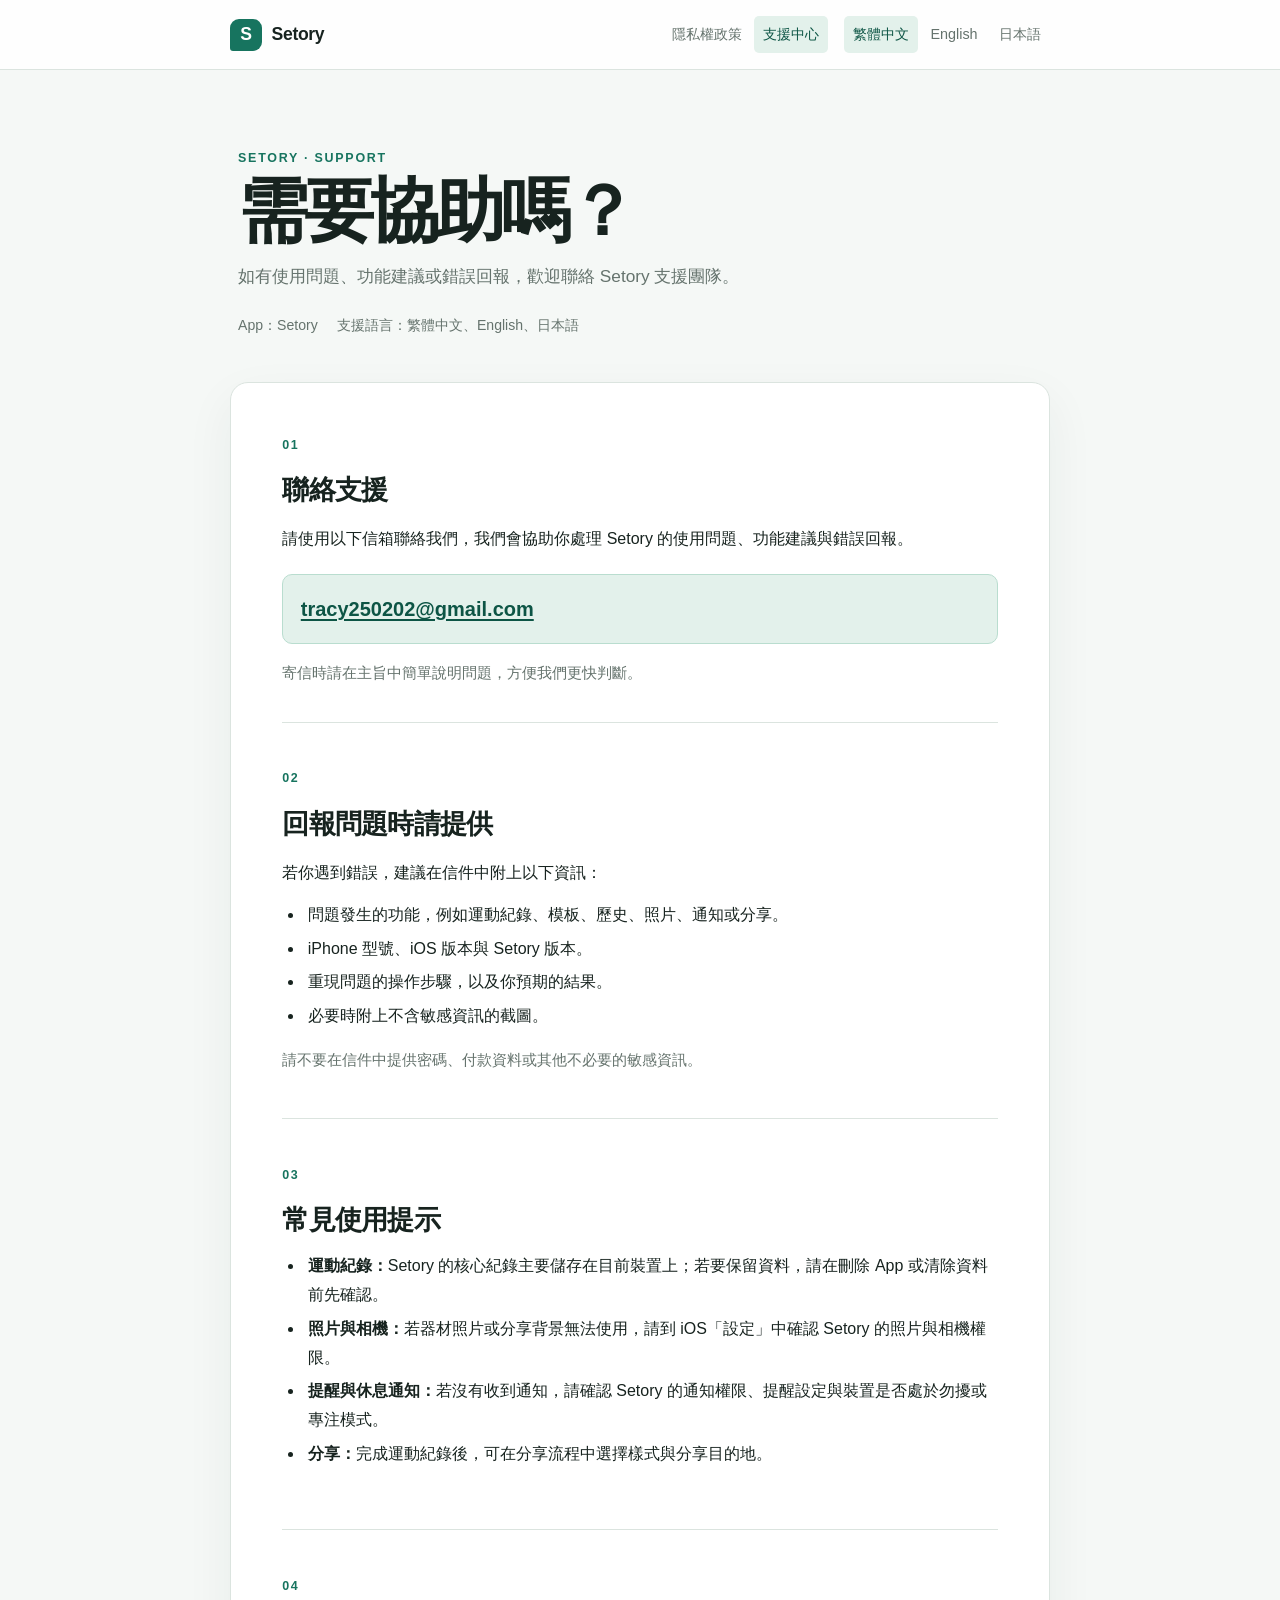
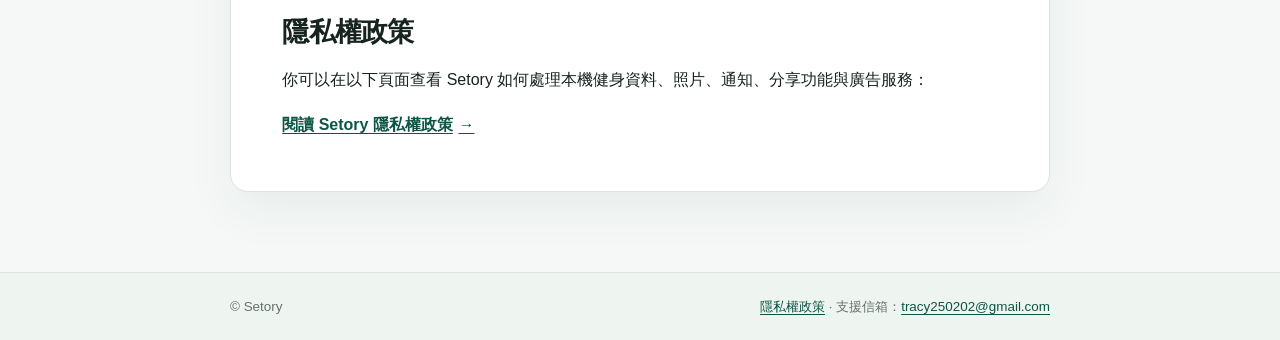
<file: support/index.html>
<!doctype html>
<html lang="zh-Hant">

<head>
    <meta charset="UTF-8">
    <meta name="viewport" content="width=device-width, initial-scale=1">
    <meta name="description" content="Setory 支援中心。取得使用協助、回報問題或提出功能建議。">
    <title>Setory｜支援中心</title>
    <link rel="stylesheet" href="../styles.css">
</head>

<body>
    <a class="skip-link" href="#main-content">跳至主要內容</a>
    <header class="site-header">
        <div class="header-inner">
            <a class="brand" href="../" aria-label="Setory 支援中心首頁">
                <span class="brand-mark" aria-hidden="true">S</span>
                <span>Setory</span>
            </a>
            <div class="header-tools">
                <nav class="site-nav" aria-label="網站導覽">
                    <a href="../">隱私權政策</a>
                    <a class="active" href="./" aria-current="page">支援中心</a>
                </nav>
                <nav class="language-nav" aria-label="語言選擇">
                    <a class="active" href="./" lang="zh-Hant" aria-current="page">繁體中文</a>
                    <a href="../en/support/" lang="en">English</a>
                    <a href="../ja/support/" lang="ja">日本語</a>
                </nav>
            </div>
        </div>
    </header>

    <main id="main-content" class="policy-shell">
        <section class="hero" aria-labelledby="page-title">
            <p class="eyebrow">SETORY · SUPPORT</p>
            <h1 id="page-title">需要協助嗎？</h1>
            <p class="hero-copy">如有使用問題、功能建議或錯誤回報，歡迎聯絡 Setory 支援團隊。</p>
            <div class="policy-meta">
                <span>App：Setory</span>
                <span>支援語言：繁體中文、English、日本語</span>
            </div>
        </section>

        <article class="policy-card">
            <section class="policy-section support-contact-section" id="contact">
                <p class="section-number">01</p>
                <h2>聯絡支援</h2>
                <p>請使用以下信箱聯絡我們，我們會協助你處理 Setory 的使用問題、功能建議與錯誤回報。</p>
                <p class="support-contact"><a href="mailto:tracy250202@gmail.com?subject=Setory%20支援請求">tracy250202@gmail.com</a></p>
                <p class="muted">寄信時請在主旨中簡單說明問題，方便我們更快判斷。</p>
            </section>

            <section class="policy-section" id="reporting">
                <p class="section-number">02</p>
                <h2>回報問題時請提供</h2>
                <p>若你遇到錯誤，建議在信件中附上以下資訊：</p>
                <ul>
                    <li>問題發生的功能，例如運動紀錄、模板、歷史、照片、通知或分享。</li>
                    <li>iPhone 型號、iOS 版本與 Setory 版本。</li>
                    <li>重現問題的操作步驟，以及你預期的結果。</li>
                    <li>必要時附上不含敏感資訊的截圖。</li>
                </ul>
                <p class="muted">請不要在信件中提供密碼、付款資料或其他不必要的敏感資訊。</p>
            </section>

            <section class="policy-section" id="quick-help">
                <p class="section-number">03</p>
                <h2>常見使用提示</h2>
                <ul>
                    <li><strong>運動紀錄：</strong>Setory 的核心紀錄主要儲存在目前裝置上；若要保留資料，請在刪除 App 或清除資料前先確認。</li>
                    <li><strong>照片與相機：</strong>若器材照片或分享背景無法使用，請到 iOS「設定」中確認 Setory 的照片與相機權限。</li>
                    <li><strong>提醒與休息通知：</strong>若沒有收到通知，請確認 Setory 的通知權限、提醒設定與裝置是否處於勿擾或專注模式。</li>
                    <li><strong>分享：</strong>完成運動紀錄後，可在分享流程中選擇樣式與分享目的地。</li>
                </ul>
            </section>

            <section class="policy-section" id="privacy">
                <p class="section-number">04</p>
                <h2>隱私權政策</h2>
                <p>你可以在以下頁面查看 Setory 如何處理本機健身資料、照片、通知、分享功能與廣告服務：</p>
                <p><a class="support-link" href="../">閱讀 Setory 隱私權政策 <span aria-hidden="true">→</span></a></p>
            </section>
        </article>
    </main>

    <footer class="site-footer">
        <div class="footer-inner">
            <span>© Setory</span>
            <span><a href="../">隱私權政策</a> · 支援信箱：<a href="mailto:tracy250202@gmail.com">tracy250202@gmail.com</a></span>
        </div>
    </footer>
</body>

</html>
</file>
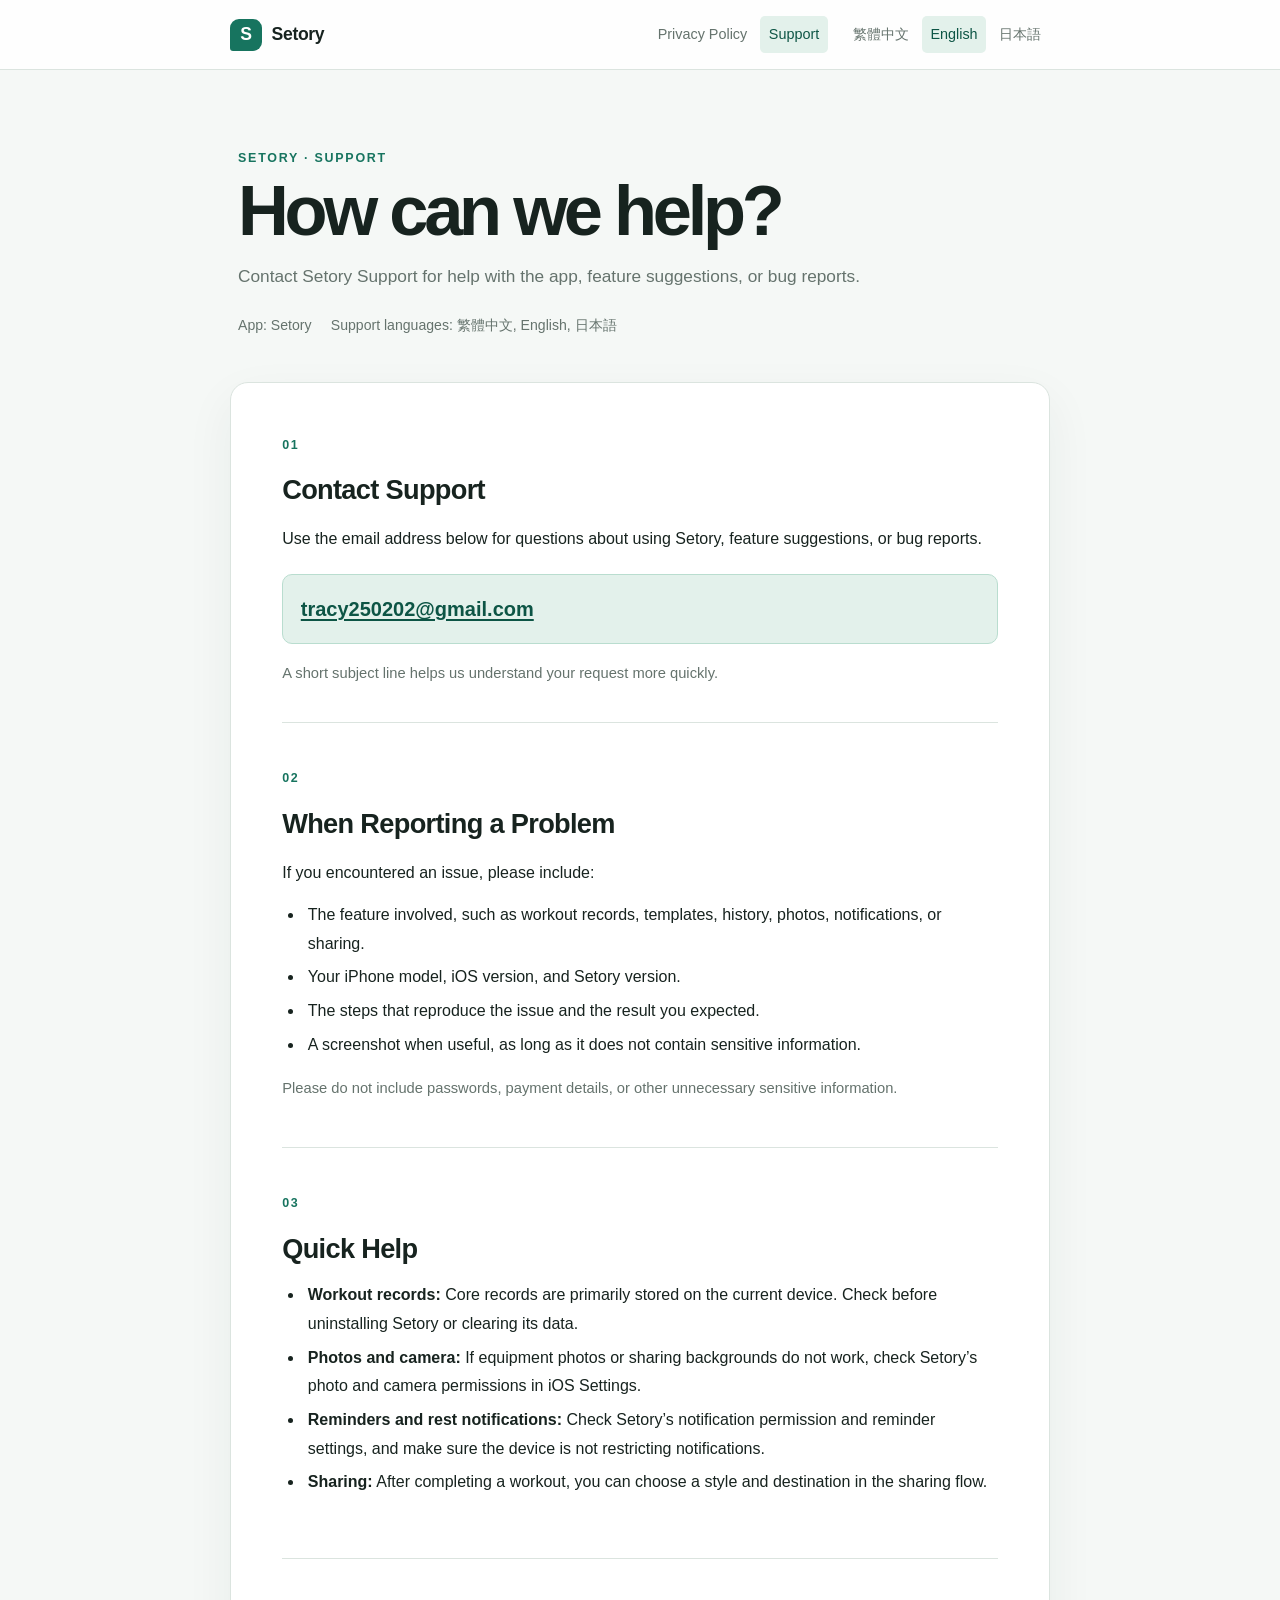
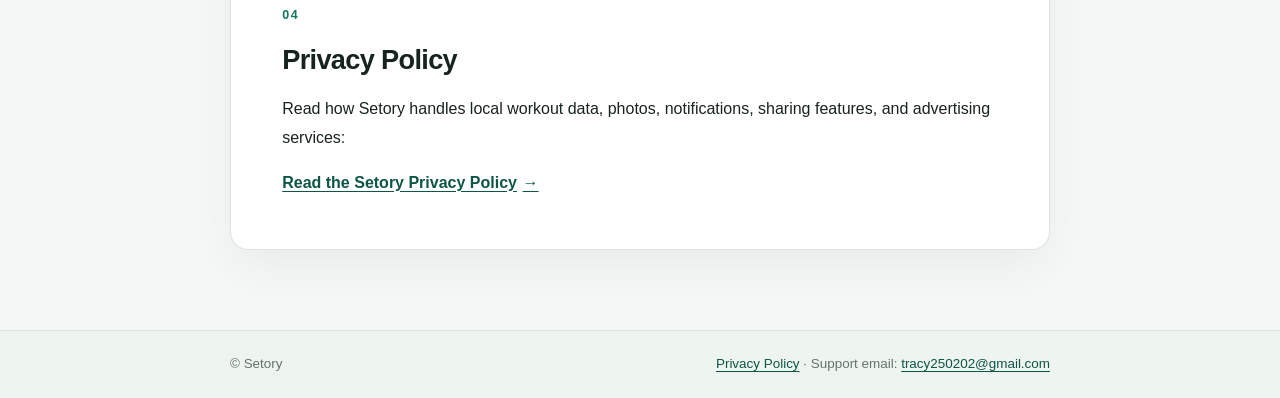
<file: en/support/index.html>
<!doctype html>
<html lang="en">

<head>
  <meta charset="UTF-8">
  <meta name="viewport" content="width=device-width, initial-scale=1">
  <meta name="description" content="Setory Support. Get help, report an issue, or send a feature suggestion.">
  <title>Setory | Support</title>
  <link rel="stylesheet" href="../../styles.css">
</head>

<body>
  <a class="skip-link" href="#main-content">Skip to main content</a>
  <header class="site-header">
    <div class="header-inner">
      <a class="brand" href="../../" aria-label="Setory Support home">
        <span class="brand-mark" aria-hidden="true">S</span>
        <span>Setory</span>
      </a>
      <div class="header-tools">
        <nav class="site-nav" aria-label="Site navigation">
          <a href="../">Privacy Policy</a>
          <a class="active" href="./" aria-current="page">Support</a>
        </nav>
        <nav class="language-nav" aria-label="Language selection">
          <a href="../../support/" lang="zh-Hant">繁體中文</a>
          <a class="active" href="./" lang="en" aria-current="page">English</a>
          <a href="../../ja/support/" lang="ja">日本語</a>
        </nav>
      </div>
    </div>
  </header>

  <main id="main-content" class="policy-shell">
    <section class="hero" aria-labelledby="page-title">
      <p class="eyebrow">SETORY · SUPPORT</p>
      <h1 id="page-title">How can we help?</h1>
      <p class="hero-copy">Contact Setory Support for help with the app, feature suggestions, or bug reports.</p>
      <div class="policy-meta">
        <span>App: Setory</span>
        <span>Support languages: 繁體中文, English, 日本語</span>
      </div>
    </section>

    <article class="policy-card">
      <section class="policy-section support-contact-section" id="contact">
        <p class="section-number">01</p>
        <h2>Contact Support</h2>
        <p>Use the email address below for questions about using Setory, feature suggestions, or bug reports.</p>
        <p class="support-contact"><a href="mailto:tracy250202@gmail.com?subject=Setory%20Support%20Request">tracy250202@gmail.com</a></p>
        <p class="muted">A short subject line helps us understand your request more quickly.</p>
      </section>

      <section class="policy-section" id="reporting">
        <p class="section-number">02</p>
        <h2>When Reporting a Problem</h2>
        <p>If you encountered an issue, please include:</p>
        <ul>
          <li>The feature involved, such as workout records, templates, history, photos, notifications, or sharing.</li>
          <li>Your iPhone model, iOS version, and Setory version.</li>
          <li>The steps that reproduce the issue and the result you expected.</li>
          <li>A screenshot when useful, as long as it does not contain sensitive information.</li>
        </ul>
        <p class="muted">Please do not include passwords, payment details, or other unnecessary sensitive information.</p>
      </section>

      <section class="policy-section" id="quick-help">
        <p class="section-number">03</p>
        <h2>Quick Help</h2>
        <ul>
          <li><strong>Workout records:</strong> Core records are primarily stored on the current device. Check before uninstalling Setory or clearing its data.</li>
          <li><strong>Photos and camera:</strong> If equipment photos or sharing backgrounds do not work, check Setory’s photo and camera permissions in iOS Settings.</li>
          <li><strong>Reminders and rest notifications:</strong> Check Setory’s notification permission and reminder settings, and make sure the device is not restricting notifications.</li>
          <li><strong>Sharing:</strong> After completing a workout, you can choose a style and destination in the sharing flow.</li>
        </ul>
      </section>

      <section class="policy-section" id="privacy">
        <p class="section-number">04</p>
        <h2>Privacy Policy</h2>
        <p>Read how Setory handles local workout data, photos, notifications, sharing features, and advertising services:</p>
        <p><a class="support-link" href="../">Read the Setory Privacy Policy <span aria-hidden="true">→</span></a></p>
      </section>
    </article>
  </main>

  <footer class="site-footer">
    <div class="footer-inner">
      <span>© Setory</span>
      <span><a href="../">Privacy Policy</a> · Support email: <a href="mailto:tracy250202@gmail.com">tracy250202@gmail.com</a></span>
    </div>
  </footer>
</body>

</html>
</file>
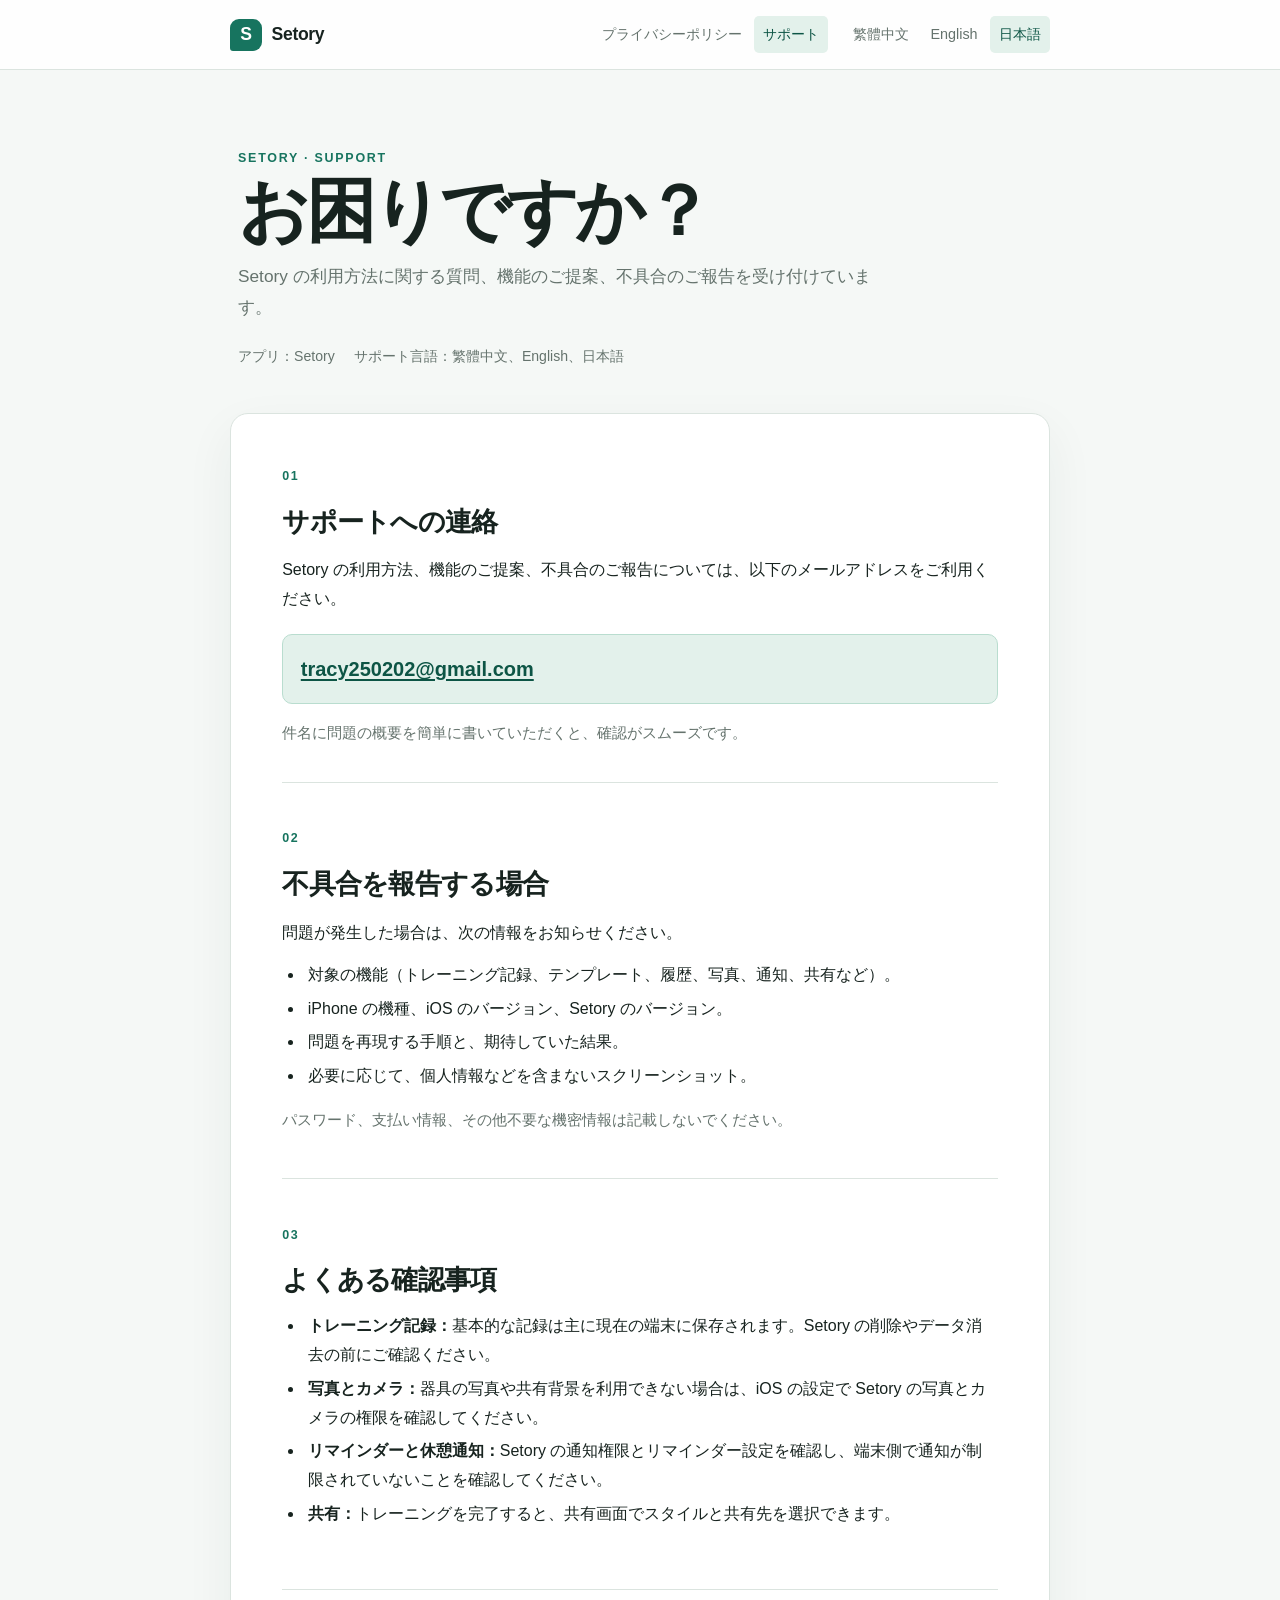
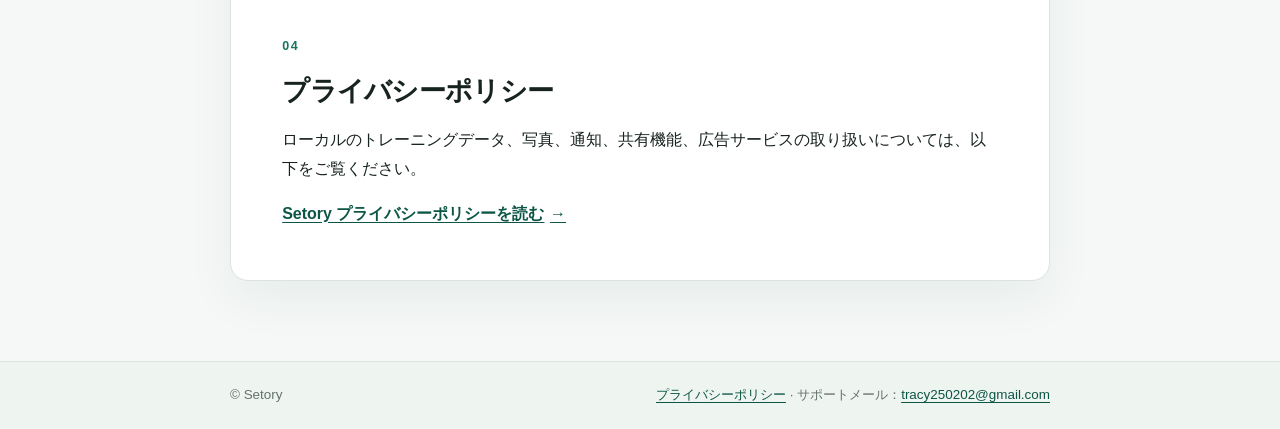
<file: ja/support/index.html>
<!doctype html>
<html lang="ja">

<head>
  <meta charset="UTF-8">
  <meta name="viewport" content="width=device-width, initial-scale=1">
  <meta name="description" content="Setory サポート。利用方法のご相談、問題の報告、機能のご提案を受け付けています。">
  <title>Setory｜サポート</title>
  <link rel="stylesheet" href="../../styles.css">
</head>

<body>
  <a class="skip-link" href="#main-content">本文へ移動</a>
  <header class="site-header">
    <div class="header-inner">
      <a class="brand" href="../../" aria-label="Setory サポート ホーム">
        <span class="brand-mark" aria-hidden="true">S</span>
        <span>Setory</span>
      </a>
      <div class="header-tools">
        <nav class="site-nav" aria-label="サイトナビゲーション">
          <a href="../">プライバシーポリシー</a>
          <a class="active" href="./" aria-current="page">サポート</a>
        </nav>
        <nav class="language-nav" aria-label="言語選択">
          <a href="../../support/" lang="zh-Hant">繁體中文</a>
          <a href="../../en/support/" lang="en">English</a>
          <a class="active" href="./" lang="ja" aria-current="page">日本語</a>
        </nav>
      </div>
    </div>
  </header>

  <main id="main-content" class="policy-shell">
    <section class="hero" aria-labelledby="page-title">
      <p class="eyebrow">SETORY · SUPPORT</p>
      <h1 id="page-title">お困りですか？</h1>
      <p class="hero-copy">Setory の利用方法に関する質問、機能のご提案、不具合のご報告を受け付けています。</p>
      <div class="policy-meta">
        <span>アプリ：Setory</span>
        <span>サポート言語：繁體中文、English、日本語</span>
      </div>
    </section>

    <article class="policy-card">
      <section class="policy-section support-contact-section" id="contact">
        <p class="section-number">01</p>
        <h2>サポートへの連絡</h2>
        <p>Setory の利用方法、機能のご提案、不具合のご報告については、以下のメールアドレスをご利用ください。</p>
        <p class="support-contact"><a href="mailto:tracy250202@gmail.com?subject=Setory%20%E3%82%B5%E3%83%9D%E3%83%BC%E3%83%88">tracy250202@gmail.com</a></p>
        <p class="muted">件名に問題の概要を簡単に書いていただくと、確認がスムーズです。</p>
      </section>

      <section class="policy-section" id="reporting">
        <p class="section-number">02</p>
        <h2>不具合を報告する場合</h2>
        <p>問題が発生した場合は、次の情報をお知らせください。</p>
        <ul>
          <li>対象の機能（トレーニング記録、テンプレート、履歴、写真、通知、共有など）。</li>
          <li>iPhone の機種、iOS のバージョン、Setory のバージョン。</li>
          <li>問題を再現する手順と、期待していた結果。</li>
          <li>必要に応じて、個人情報などを含まないスクリーンショット。</li>
        </ul>
        <p class="muted">パスワード、支払い情報、その他不要な機密情報は記載しないでください。</p>
      </section>

      <section class="policy-section" id="quick-help">
        <p class="section-number">03</p>
        <h2>よくある確認事項</h2>
        <ul>
          <li><strong>トレーニング記録：</strong>基本的な記録は主に現在の端末に保存されます。Setory の削除やデータ消去の前にご確認ください。</li>
          <li><strong>写真とカメラ：</strong>器具の写真や共有背景を利用できない場合は、iOS の設定で Setory の写真とカメラの権限を確認してください。</li>
          <li><strong>リマインダーと休憩通知：</strong>Setory の通知権限とリマインダー設定を確認し、端末側で通知が制限されていないことを確認してください。</li>
          <li><strong>共有：</strong>トレーニングを完了すると、共有画面でスタイルと共有先を選択できます。</li>
        </ul>
      </section>

      <section class="policy-section" id="privacy">
        <p class="section-number">04</p>
        <h2>プライバシーポリシー</h2>
        <p>ローカルのトレーニングデータ、写真、通知、共有機能、広告サービスの取り扱いについては、以下をご覧ください。</p>
        <p><a class="support-link" href="../">Setory プライバシーポリシーを読む <span aria-hidden="true">→</span></a></p>
      </section>
    </article>
  </main>

  <footer class="site-footer">
    <div class="footer-inner">
      <span>© Setory</span>
      <span><a href="../">プライバシーポリシー</a> · サポートメール：<a href="mailto:tracy250202@gmail.com">tracy250202@gmail.com</a></span>
    </div>
  </footer>
</body>

</html>
</file>
<file: styles.css>
:root {
  --ink: #17231f;
  --muted: #65736d;
  --line: #dbe4df;
  --paper: #f5f8f6;
  --card: #ffffff;
  --accent: #17745f;
  --accent-dark: #0d5545;
  --accent-soft: #e3f1eb;
  --notice: #fff8e8;
  --notice-line: #efcf7b;
  --max-width: 820px;
}

* {
  box-sizing: border-box;
}

html {
  scroll-behavior: smooth;
}

body {
  margin: 0;
  color: var(--ink);
  background: var(--paper);
  font-family: -apple-system, BlinkMacSystemFont, "Segoe UI", "Noto Sans TC", "Noto Sans JP", sans-serif;
  font-size: 16px;
  line-height: 1.8;
  overflow-wrap: anywhere;
}

a {
  color: var(--accent-dark);
  text-underline-offset: 3px;
}

a:hover {
  color: var(--accent);
}

a:focus-visible {
  outline: 3px solid #e49b27;
  outline-offset: 4px;
  border-radius: 3px;
}

code {
  padding: 0.12em 0.35em;
  color: #245346;
  background: #edf4f0;
  border-radius: 4px;
  font-family: ui-monospace, SFMono-Regular, Menlo, Consolas, monospace;
  font-size: 0.9em;
  overflow-wrap: anywhere;
}

.skip-link {
  position: absolute;
  left: 1rem;
  top: -4rem;
  z-index: 10;
  padding: 0.65rem 0.9rem;
  color: #fff;
  background: var(--accent-dark);
  border-radius: 0 0 6px 6px;
  text-decoration: none;
}

.skip-link:focus {
  top: 0;
}

.site-header {
  border-bottom: 1px solid var(--line);
  background: rgba(255, 255, 255, 0.88);
}

.header-inner,
.footer-inner {
  display: flex;
  align-items: center;
  justify-content: space-between;
  gap: 1rem;
  max-width: calc(var(--max-width) + 64px);
  margin: 0 auto;
  padding: 1rem 2rem;
}

.header-tools {
  display: flex;
  align-items: center;
  justify-content: flex-end;
  gap: 1rem;
}

.site-nav,
.language-nav {
  display: flex;
  flex-wrap: wrap;
  align-items: center;
  gap: 0.25rem;
}

.site-nav a {
  padding: 0.35rem 0.55rem;
  color: var(--muted);
  border-radius: 5px;
  font-size: 0.9rem;
  text-decoration: none;
}

.site-nav a:hover,
.site-nav a.active {
  color: var(--accent-dark);
  background: var(--accent-soft);
}

.brand {
  display: inline-flex;
  align-items: center;
  gap: 0.6rem;
  color: var(--ink);
  font-size: 1.1rem;
  font-weight: 750;
  letter-spacing: -0.02em;
  text-decoration: none;
}

.brand-mark {
  display: grid;
  width: 2rem;
  height: 2rem;
  place-items: center;
  color: #fff;
  background: var(--accent);
  border-radius: 9px 9px 9px 3px;
  font-weight: 800;
}

.language-nav a {
  padding: 0.35rem 0.55rem;
  color: var(--muted);
  border-radius: 5px;
  font-size: 0.9rem;
  text-decoration: none;
}

.language-nav a:hover,
.language-nav a.active {
  color: var(--accent-dark);
  background: var(--accent-soft);
}

.policy-shell {
  width: min(100% - 2rem, var(--max-width));
  margin: 0 auto;
  padding: 4.8rem 0 5rem;
}

.hero {
  padding: 0 0.5rem 2.7rem;
}

.eyebrow,
.section-number {
  margin: 0;
  color: var(--accent);
  font-size: 0.78rem;
  font-weight: 800;
  letter-spacing: 0.14em;
}

.hero h1 {
  max-width: 720px;
  margin: 0.25rem 0 0.7rem;
  color: var(--ink);
  font-size: clamp(2.35rem, 7vw, 4.4rem);
  letter-spacing: -0.06em;
  line-height: 1.08;
}

.hero-copy {
  max-width: 650px;
  margin: 0;
  color: var(--muted);
  font-size: 1.08rem;
}

.policy-meta {
  display: flex;
  flex-wrap: wrap;
  gap: 0.45rem 1.2rem;
  margin-top: 1.35rem;
  color: var(--muted);
  font-size: 0.88rem;
}

.policy-card {
  padding: clamp(1.3rem, 4vw, 3.2rem);
  background: var(--card);
  border: 1px solid var(--line);
  border-radius: 18px;
  box-shadow: 0 18px 50px rgba(23, 55, 43, 0.06);
}

.notice {
  margin-bottom: 3.2rem;
  padding: 1rem 1.15rem;
  background: var(--notice);
  border: 1px solid var(--notice-line);
  border-radius: 10px;
}

.notice strong {
  display: block;
  margin-bottom: 0.2rem;
  color: #76551d;
}

.notice p,
.policy-section p {
  margin: 0 0 1rem;
}

.notice p {
  color: #6d5b38;
  font-size: 0.94rem;
}

.notice p:last-child,
.policy-section p:last-child {
  margin-bottom: 0;
}

.policy-section {
  padding: 0 0 2.8rem;
  margin: 0 0 2.8rem;
  border-bottom: 1px solid var(--line);
  scroll-margin-top: 1rem;
}

.policy-section:last-child {
  padding-bottom: 0;
  margin-bottom: 0;
  border-bottom: 0;
}

.policy-section h2 {
  margin: 0.25rem 0 1rem;
  color: var(--ink);
  font-size: clamp(1.35rem, 3vw, 1.7rem);
  letter-spacing: -0.025em;
  line-height: 1.35;
}

.policy-section ul {
  margin: -0.15rem 0 1rem;
  padding-left: 1.35rem;
}

.policy-section li {
  padding-left: 0.25rem;
  margin: 0.3rem 0;
}

.contact-placeholder {
  margin-top: 1.25rem !important;
  padding: 0.85rem 1rem;
  background: var(--accent-soft);
  border-left: 4px solid var(--accent);
  border-radius: 0 7px 7px 0;
}

.support-contact-section {
  padding-bottom: 2.2rem;
}

.support-contact {
  margin-top: 1.25rem !important;
  padding: 1rem 1.1rem;
  background: var(--accent-soft);
  border: 1px solid #b9ddcf;
  border-radius: 10px;
  font-size: clamp(1.05rem, 2.8vw, 1.25rem);
  font-weight: 750;
}

.support-contact a {
  overflow-wrap: anywhere;
}

.support-link {
  display: inline-flex;
  align-items: center;
  gap: 0.35rem;
  font-weight: 700;
}

.muted {
  color: var(--muted);
  font-size: 0.92rem;
}

.site-footer {
  color: var(--muted);
  border-top: 1px solid var(--line);
  background: #eef4f0;
  font-size: 0.84rem;
}

.footer-inner {
  align-items: flex-start;
  flex-wrap: wrap;
  padding-top: 1.35rem;
  padding-bottom: 1.35rem;
}

.footer-inner code {
  color: var(--muted);
  background: transparent;
  padding: 0;
}

.sr-only {
  position: absolute;
  width: 1px;
  height: 1px;
  padding: 0;
  margin: -1px;
  overflow: hidden;
  clip: rect(0, 0, 0, 0);
  white-space: nowrap;
  border: 0;
}

@media (max-width: 620px) {
  .header-inner {
    align-items: flex-start;
    flex-direction: column;
    padding: 0.85rem 1rem;
  }

  .header-tools {
    align-items: flex-start;
    flex-direction: column;
    gap: 0.35rem;
  }

  .language-nav {
    justify-content: flex-start;
    margin-left: -0.55rem;
  }

  .policy-shell {
    width: min(100% - 1.25rem, var(--max-width));
    padding-top: 3.1rem;
  }

  .hero {
    padding-bottom: 2rem;
  }

  .policy-card {
    border-radius: 13px;
  }

  .footer-inner {
    padding-right: 1rem;
    padding-left: 1rem;
  }
}

@media (prefers-reduced-motion: reduce) {
  html {
    scroll-behavior: auto;
  }
}
</file>
